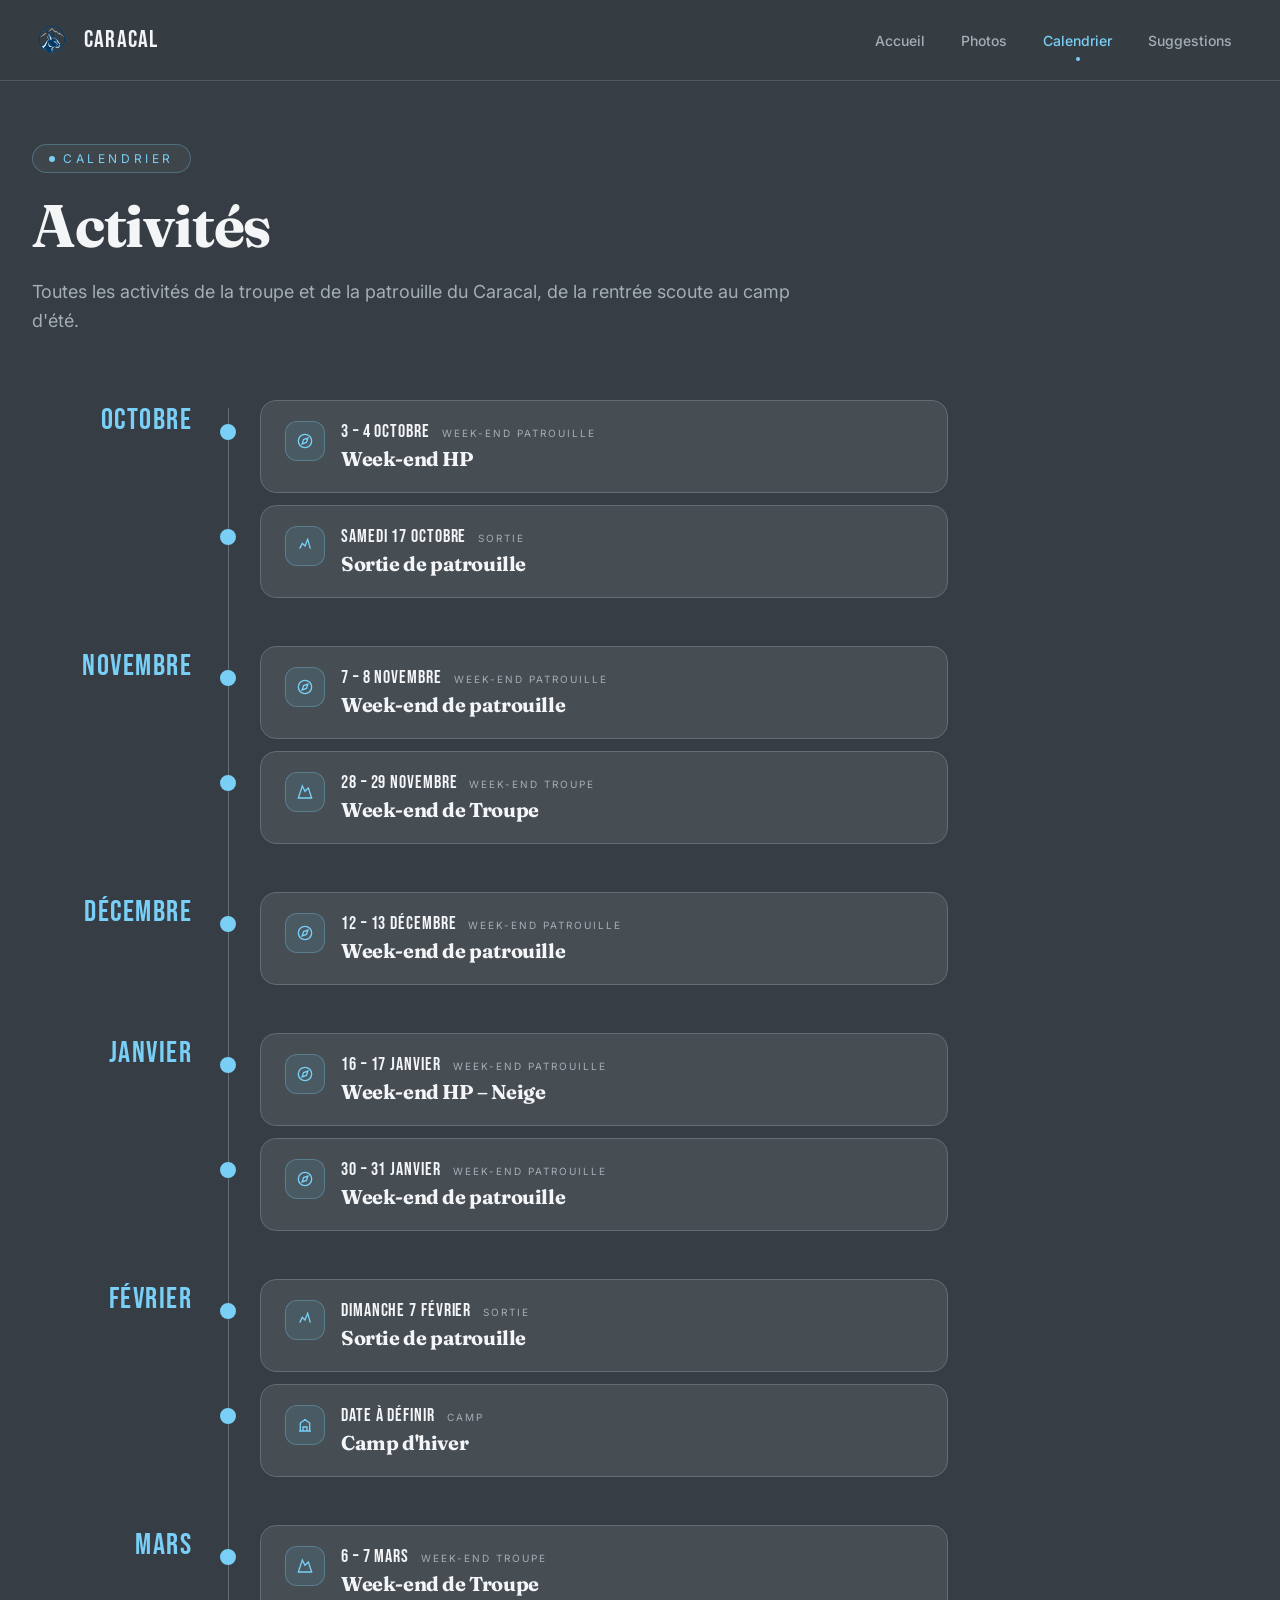
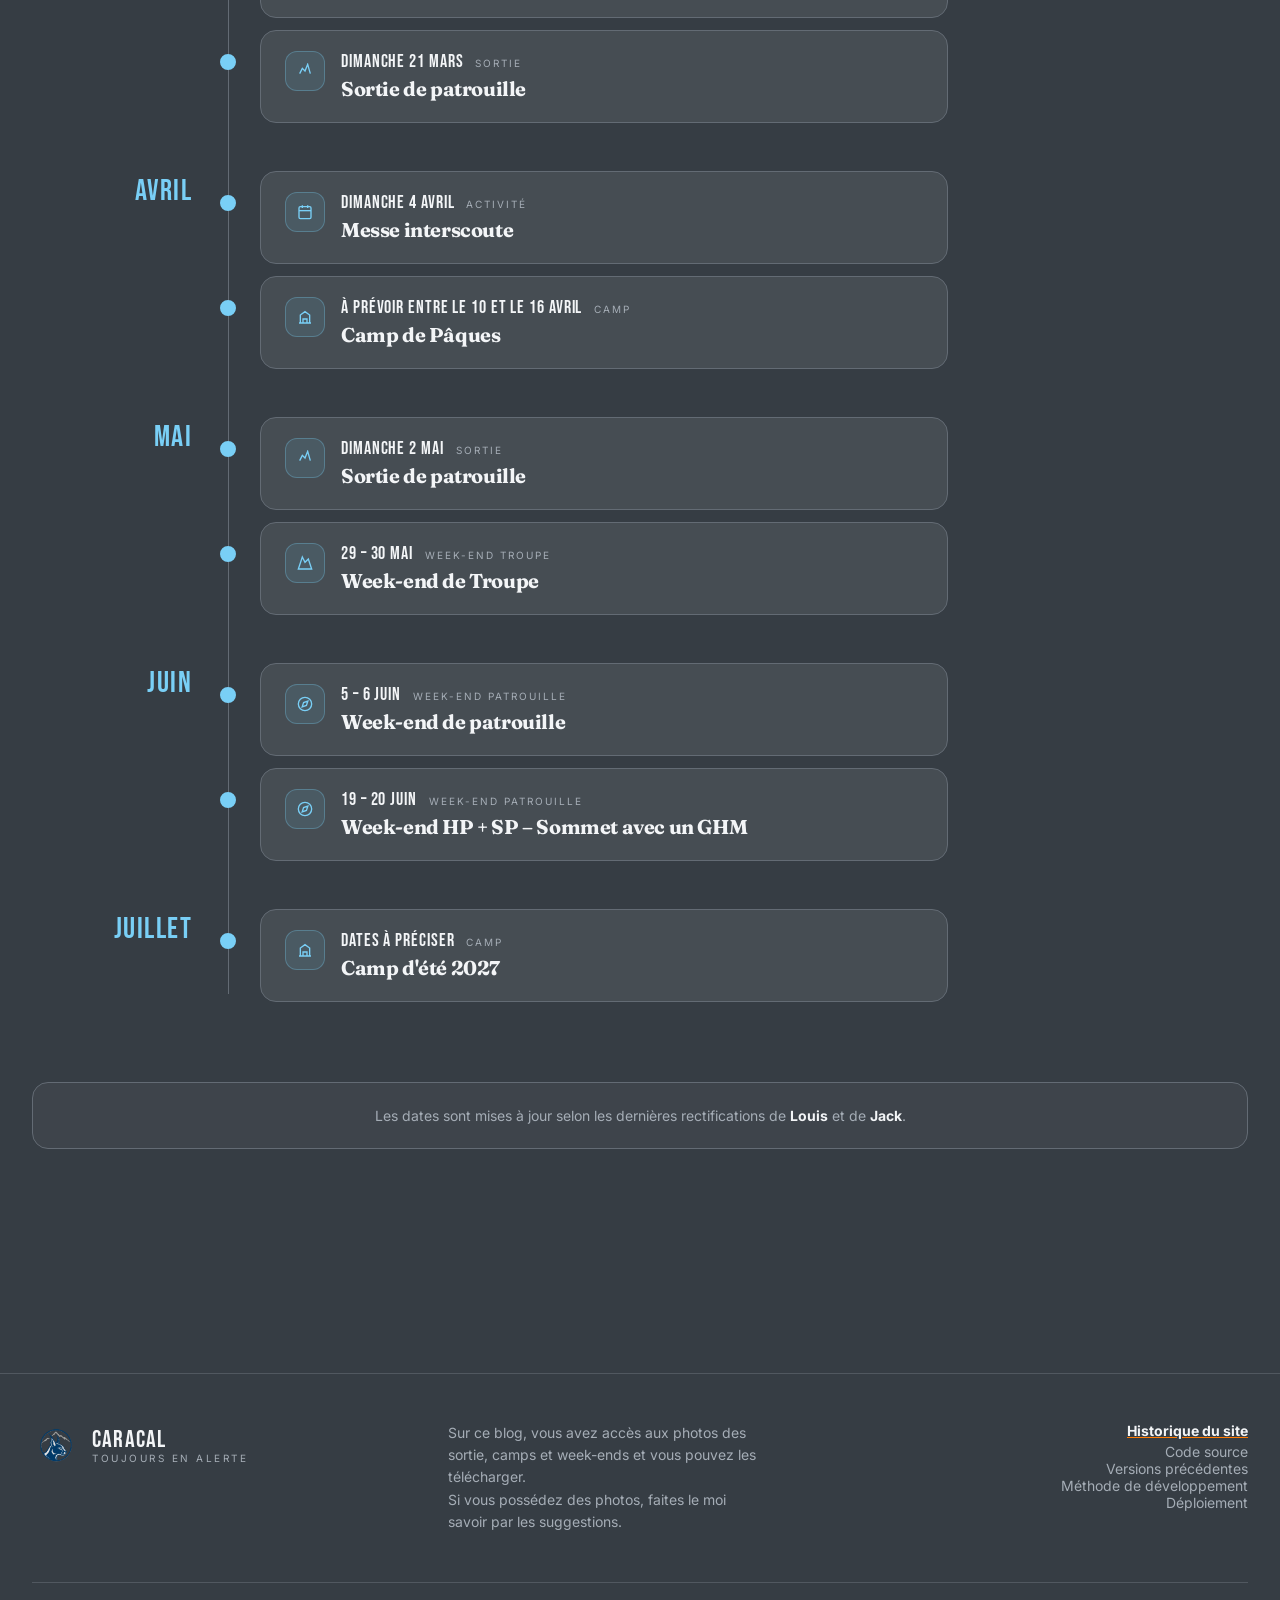
<file: calendrier.html>
<!DOCTYPE html>
<html lang="fr">
<head>
  <meta charset="UTF-8" />
  <meta name="viewport" content="width=device-width, initial-scale=1.0" />
  <link rel="icon" href="assets/favicon.png" type="image/png" />
  <title>Calendrier — Caracal</title>
  <link rel="stylesheet" href="style.css" />
</head>
<body>

  <header class="header">
    <div class="container header-inner">
      <a href="index.html" class="logo-link" aria-label="Caracal — accueil">
        <img src="assets/caracal-logo.png" alt="Logo Caracal" width="40" height="40" />
        <div>
          <div class="logo-title">CARACAL</div>
        </div>
      </a>
      <nav class="nav-desktop" aria-label="Navigation principale">
        <a href="index.html" class="nav-link">Accueil</a>
        <a href="photos.html" class="nav-link">Photos</a>
        <a href="calendrier.html" class="nav-link active">Calendrier</a>
        <a href="suggestions.html" class="nav-link">Suggestions</a>
      </nav>
      <button class="menu-btn" id="menu-btn" type="button" aria-label="Menu">
        <svg class="icon" style="width:1.5rem;height:1.5rem" viewBox="0 0 24 24" fill="none" stroke="currentColor" stroke-width="2">
          <line x1="4" y1="6" x2="20" y2="6"/><line x1="4" y1="12" x2="20" y2="12"/><line x1="4" y1="18" x2="20" y2="18"/>
        </svg>
      </button>
    </div>
    <nav class="nav-mobile" id="nav-mobile" aria-label="Menu mobile">
      <div class="container">
        <a href="index.html" class="nav-link">Accueil</a>
        <a href="photos.html" class="nav-link">Photos</a>
        <a href="calendrier.html" class="nav-link active">Calendrier</a>
        <a href="suggestions.html" class="nav-link">Suggestions</a>
      </div>
    </nav>
  </header>

  <main>
    <section class="container page-section">
      <div class="page-header">
        <div class="badge">
          <span class="badge-dot"></span>
          Calendrier
        </div>
        <h1>
          Activités
        </h1>
        <p>
          Toutes les activités de la troupe et de la patrouille du Caracal,
          de la rentrée scoute au camp d'été.
        </p>
      </div>
      <div class="timeline">
        <div class="timeline-line"></div>
        <div id="timeline"></div>
      </div>
      <div class="calendar-note">
        Les dates sont mises à jour selon les dernières rectifications de
        <strong>Louis</strong> et de <strong>Jack</strong>.
      </div>
    </section>
  </main>

  <footer class="footer">
    <div class="container footer-main">
      <div class="footer-brand">
        <img src="assets/caracal-logo.png" alt="" width="48" height="48" loading="lazy" />
        <div>
          <div class="logo-title">CARACAL</div>
          <div class="logo-sub">Toujours en alerte</div>
        </div>
      </div>
      <p class="footer-text">
          Sur ce blog, vous avez accès aux photos des sortie, camps et week-ends et vous pouvez les télécharger.
      <br>Si vous possédez des photos, faites le moi savoir par les suggestions.  
      </p>
      <div class="footer-contact">
        <a href="./Readme.html" style="color:#ff7a00;">
          <strong>Historique du site</strong>
        </a>
        Code source<br>Versions précédentes<br>Méthode de développement<br>Déploiement
      </div>
    </div>
    <div class="footer-bottom container">
      <span>© <span id="year"></span> Ambroise Uyttenhove, déploiement et développement</span>
      <span class="semp">SEMPER PARATI</span>
    </div>
  </footer>

  <script src="data/calendrier.js"></script>
  <script src="js/menu.js"></script>
  <script src="js/calendrier.js"></script>
</body>
</html>
</file>
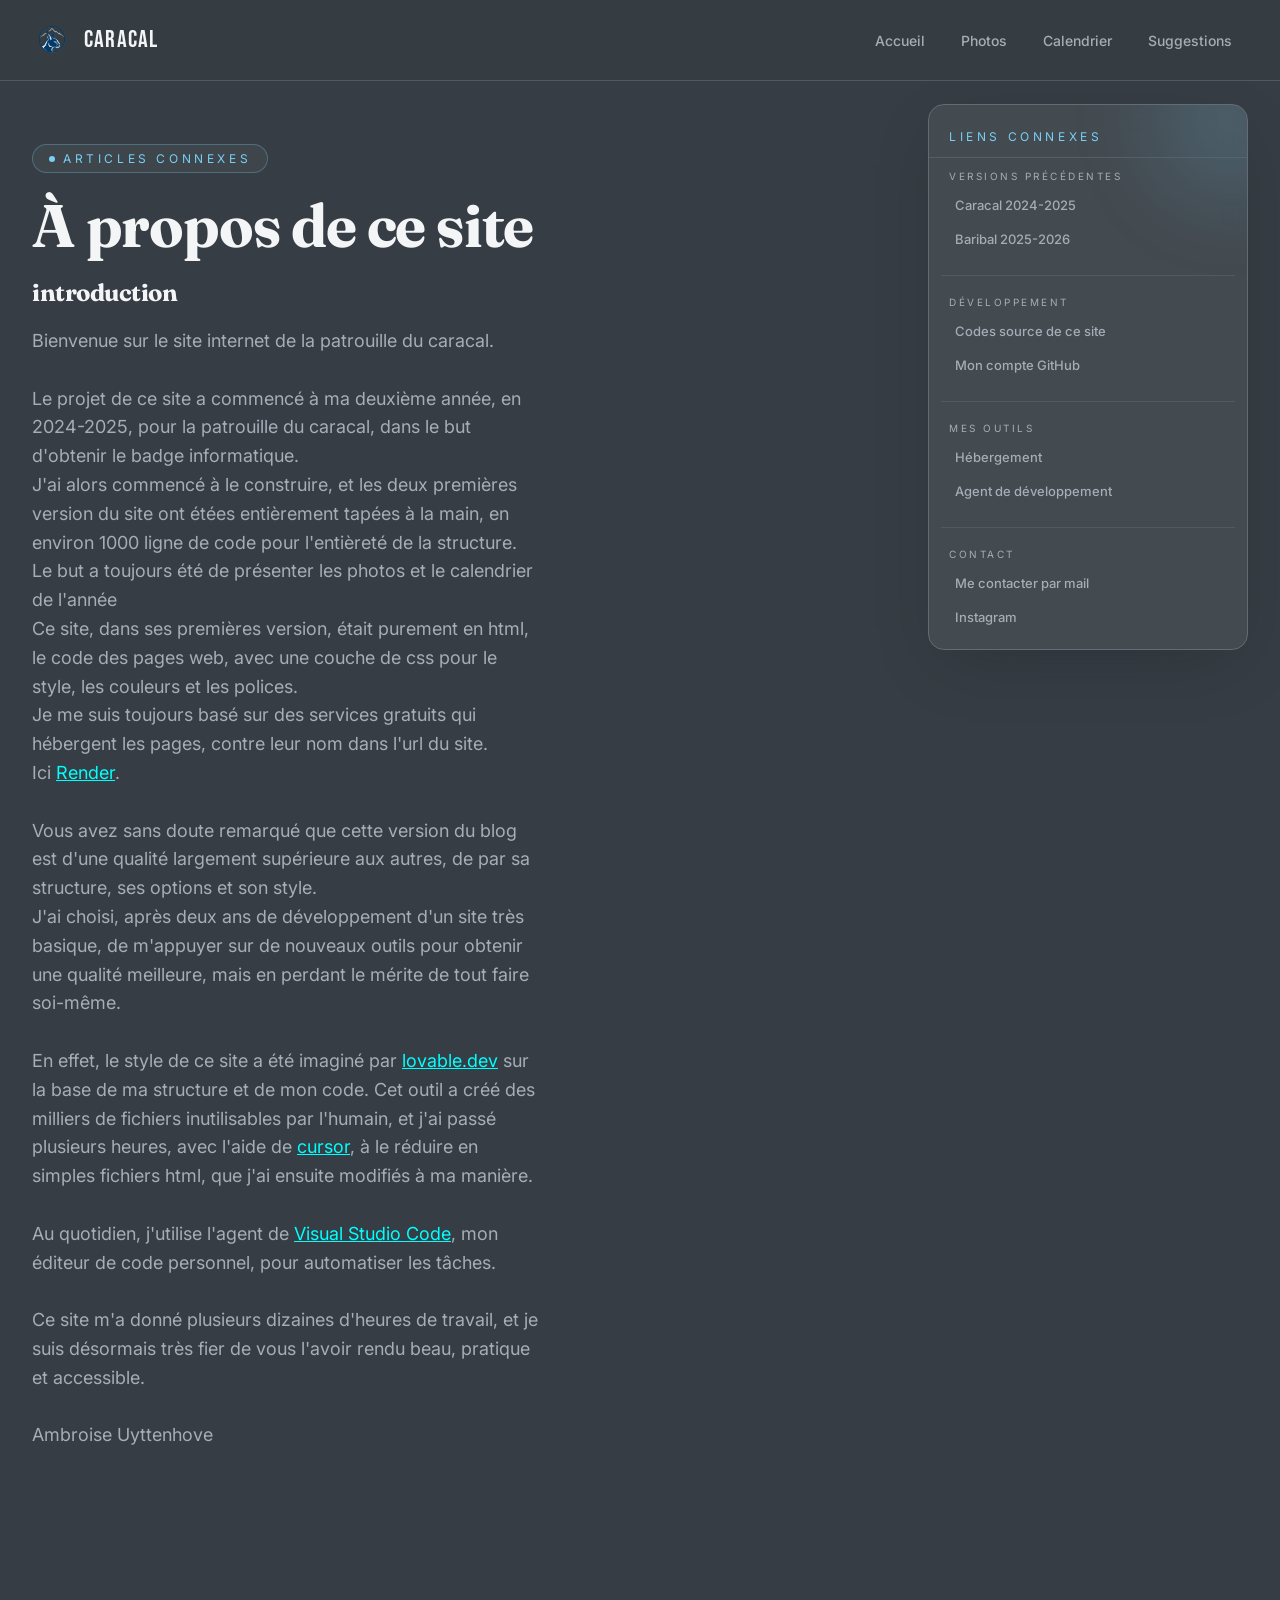
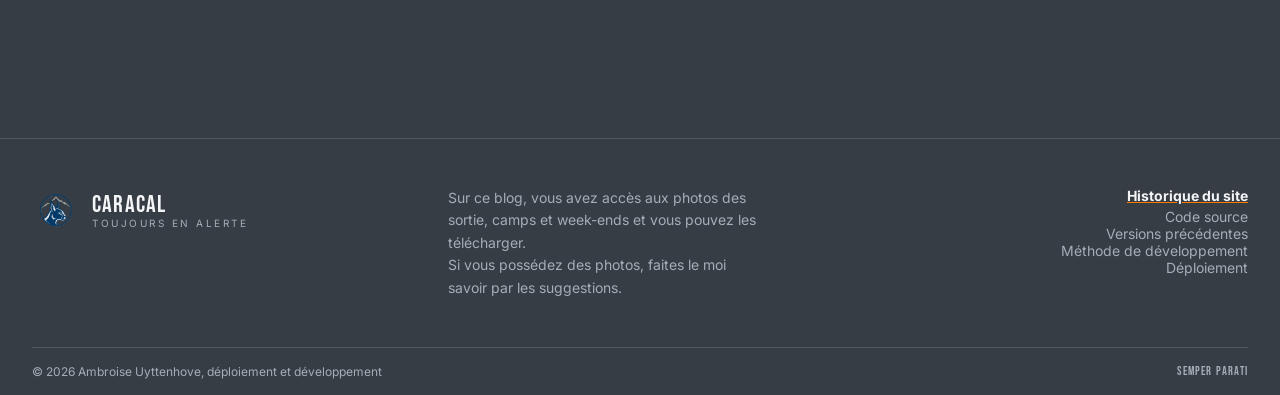
<file: Readme.html>
<!DOCTYPE html>
<html lang="fr">
<head>
  <meta charset="UTF-8" />
  <meta name="viewport" content="width=device-width, initial-scale=1.0" />
  <link rel="icon" href="assets/favicon.png" type="image/png" />
  <title>À propose du site</title>
  <link rel="stylesheet" href="style.css" />
</head>
<body>

  <header class="header">
    <div class="container header-inner">
      <a href="index.html" class="logo-link" aria-label="Caracal — accueil">
        <img src="assets/caracal-logo.png" alt="Logo Caracal" width="40" height="40" />
        <div>
          <div class="logo-title">CARACAL</div>
        </div>
      </a>
      <nav class="nav-desktop" aria-label="Navigation principale">
        <a href="index.html" class="nav-link">Accueil</a>
        <a href="photos.html" class="nav-link">Photos</a>
        <a href="calendrier.html" class="nav-link">Calendrier</a>
        <a href="suggestions.html" class="nav-link">Suggestions</a>
      </nav>
      <button class="menu-btn" id="menu-btn" type="button" aria-label="Menu">
        <svg class="icon" style="width:1.5rem;height:1.5rem" viewBox="0 0 24 24" fill="none" stroke="currentColor" stroke-width="2">
          <line x1="4" y1="6" x2="20" y2="6"/><line x1="4" y1="12" x2="20" y2="12"/><line x1="4" y1="18" x2="20" y2="18"/>
        </svg>
      </button>
    </div>
    <nav class="nav-mobile" id="nav-mobile" aria-label="Menu mobile">
      <div class="container">
        <a href="index.html" class="nav-link">Accueil</a>
        <a href="photos.html" class="nav-link">Photos</a>
        <a href="calendrier.html" class="nav-link">Calendrier</a>
        <a href="suggestions.html" class="nav-link">Suggestions</a>
      </div>
    </nav>
  </header>

  <main>
    <div class="container page-section">
      <div class="page-layout">
        <section class="page-content">
          <div class="page-header" style="max-width:32rem">
            <div class="badge"><span class="badge-dot"></span>Articles connexes</div>
            <h1>
              À propos de ce site
            </h1>
            <h2 id="introduction">introduction</h2><br>
            <p style="margin-bottom:2.5rem">
              Bienvenue sur le site internet de la patrouille du caracal.
              <br><br>
              Le projet de ce site a commencé à ma deuxième année, en 2024-2025, pour la patrouille du caracal, dans le but d'obtenir le badge informatique.<br>
              J'ai alors commencé à le construire, et les deux premières version du site ont étées entièrement tapées à la main, en environ 1000 ligne de code pour l'entièreté de la structure.<br>Le but a toujours été de présenter les photos et le calendrier de l'année<br>
              Ce site, dans ses premières version, était purement en html, le code des pages web, avec une couche de css pour le style, les couleurs et les polices.<br>
              Je me suis toujours basé sur des services gratuits qui hébergent les pages, contre leur nom dans l'url du site. <br>Ici <a href="https://render.com/" style="color: aqua;">Render</a>.
              <br><br>Vous avez sans doute remarqué que cette version du blog est d'une qualité largement supérieure aux autres, de par sa structure, ses options et son style.<br>
              J'ai choisi, après deux ans de développement d'un site très basique, de m'appuyer sur de nouveaux outils pour obtenir une qualité meilleure, mais en perdant le mérite de tout faire soi-même.<br><br>
              En effet, le style de ce site a été imaginé par <a href="https://lovable.dev"style="color: aqua;">lovable.dev</a> sur la base de ma structure et de mon code. Cet outil a créé des milliers de fichiers inutilisables par l'humain, 
              et j'ai passé plusieurs heures, avec l'aide de <a href="https://cursor.com/"style="color: aqua;">cursor</a>, à le réduire en simples fichiers html, que j'ai ensuite modifiés à ma manière.
              <br><br>Au quotidien, j'utilise l'agent de <a href="https://code.visualstudio.com/"style="color: aqua;">Visual Studio Code</a>, mon éditeur de code personnel, pour automatiser les tâches.
              <br><br>Ce site m'a donné plusieurs dizaines d'heures de travail, et je suis désormais très fier de vous l'avoir rendu beau, pratique et accessible.
              <br><br>Ambroise Uyttenhove
            </p>  
          </div>
        </section>

        <aside class="page-sidebar">
          <div class="toc-panel">
            <div class="toc-panel-glow" aria-hidden="true"></div>
            <div class="toc-header">
              <span class="label">Liens connexes</span>
            </div>
            <nav class="toc-nav" aria-label="Sommaire de la page">
              <div class="toc-group">
                <p class="toc-group-label">Versions précédentes</p>
                <ul class="toc-list">
                  <li><a href="https://caracal-j6hh.onrender.com/" class="toc-link">Caracal 2024-2025</a></li>
                  <li><a href="https://baribal.onrender.com/" class="toc-link">Baribal 2025-2026</a></li>
                </ul>
              </div>
              <div class="toc-group">
                <p class="toc-group-label">Développement</p>
                <ul class="toc-list">
                  <li><a href="https://github.com/Leboise01/Baribal---version-2" class="toc-link">Codes source de ce site</a></li>
                  <li><a href="https://github.com/Leboise01" class="toc-link">Mon compte GitHub</a></li>
                </ul>
              </div>
              <div class="toc-group">
                <p class="toc-group-label">Mes outils</p>
                <ul class="toc-list">
                  <li><a href="https://render.com" class="toc-link">Hébergement</a></li>
                  <li><a href="https://cursor.com" class="toc-link">Agent de développement</a></li>
                </ul>
              </div>
              <div class="toc-group">
                <p class="toc-group-label">Contact</p>
                <ul class="toc-list">
                  <li><a href="mailto:ambruyt@gmail.com" class="toc-link">Me contacter par mail</a></li>
                  <li><a href="https://instagram.com/ambroise_uyth" class="toc-link">Instagram</a></li>
                </ul>
              </div>
            </nav>
          </div>
        </aside>
      </div>
    </div>
  </main>

  <footer class="footer">
    <div class="container footer-main">
      <div class="footer-brand">
        <img src="assets/caracal-logo.png" alt="" width="48" height="48" loading="lazy" />
        <div>
          <div class="logo-title">CARACAL</div>
          <div class="logo-sub">Toujours en alerte</div>
        </div>
      </div>
      <p class="footer-text">
          Sur ce blog, vous avez accès aux photos des sortie, camps et week-ends et vous pouvez les télécharger.
      <br>Si vous possédez des photos, faites le moi savoir par les suggestions.  
      </p>
      <div class="footer-contact">
        <a href="./Readme.html" style="color:#ff7a00;">
          <strong>Historique du site</strong>
        </a>
        Code source<br>Versions précédentes<br>Méthode de développement<br>Déploiement
      </div>
    </div>
    <div class="footer-bottom container">
      <span>© <span id="year"></span> Ambroise Uyttenhove, déploiement et développement</span>
      <span class="semp">SEMPER PARATI</span>
    </div>
  </footer>

  <script src="js/menu.js"></script>
</body>
</html>
</file>
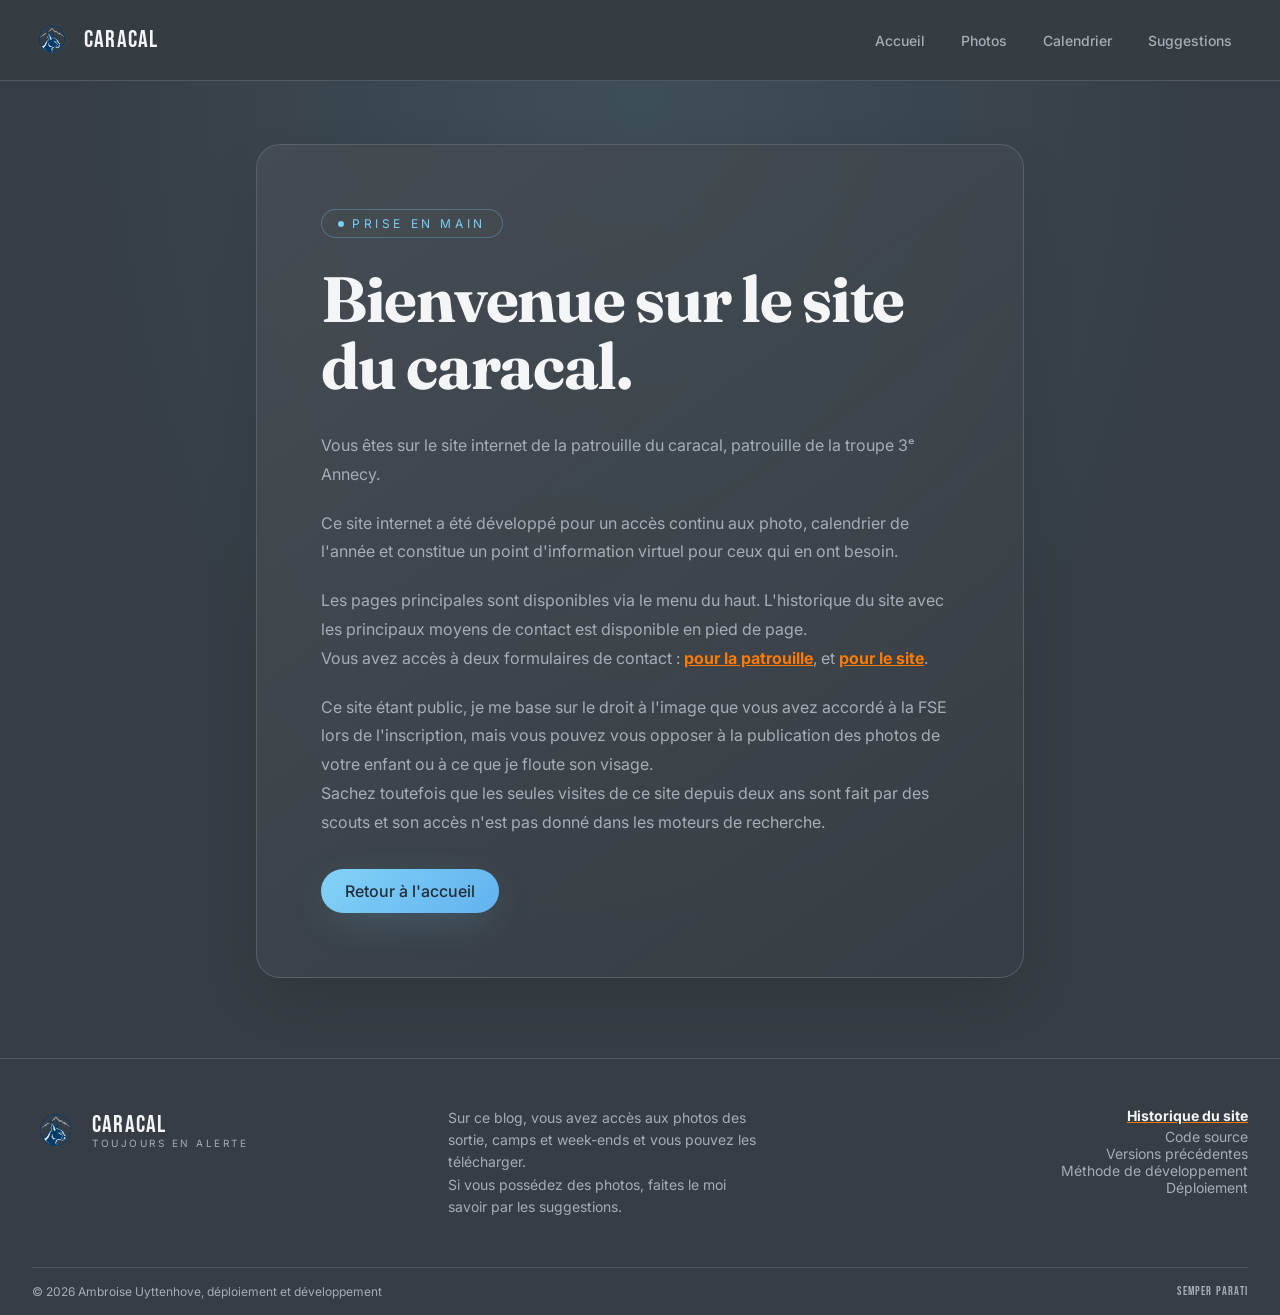
<file: start.html>
<!DOCTYPE html>
<html lang="fr">
<head>
  <meta charset="UTF-8" />
  <meta name="viewport" content="width=device-width, initial-scale=1.0" />
  <link rel="icon" href="assets/favicon.png" type="image/png" />
  <title>Prise en main — Caracal</title>
  <link rel="stylesheet" href="style.css" />
</head>
<body>

  <header class="header">
    <div class="container header-inner">
      <a href="index.html" class="logo-link" aria-label="Caracal — accueil">
        <img src="assets/caracal-logo.png" alt="Logo Caracal" width="40" height="40" />
        <div>
          <div class="logo-title">CARACAL</div>
        </div>
      </a>
      <nav class="nav-desktop" aria-label="Navigation principale">
        <a href="index.html" class="nav-link">Accueil</a>
        <a href="photos.html" class="nav-link">Photos</a>
        <a href="calendrier.html" class="nav-link">Calendrier</a>
        <a href="suggestions.html" class="nav-link">Suggestions</a>
      </nav>
      <button class="menu-btn" id="menu-btn" type="button" aria-label="Menu">
        <svg class="icon" style="width:1.5rem;height:1.5rem" viewBox="0 0 24 24" fill="none" stroke="currentColor" stroke-width="2">
          <line x1="4" y1="6" x2="20" y2="6"/><line x1="4" y1="12" x2="20" y2="12"/><line x1="4" y1="18" x2="20" y2="18"/>
        </svg>
      </button>
    </div>
    <nav class="nav-mobile" id="nav-mobile" aria-label="Menu mobile">
      <div class="container">
        <a href="index.html" class="nav-link">Accueil</a>
        <a href="photos.html" class="nav-link">Photos</a>
        <a href="calendrier.html" class="nav-link">Calendrier</a>
        <a href="suggestions.html" class="nav-link">Suggestions</a>
      </div>
    </nav>
  </header>

  <main>
    <section class="container page-section intro-full">
      <div class="page-header intro-header">
        <div class="badge">
          <span class="badge-dot"></span>
          prise en main
        </div>
        <h1>
          Bienvenue sur le site du caracal.
        </h1>
        <p>
          Vous êtes sur le site internet de la patrouille du caracal, patrouille de la troupe 3ᵉ Annecy.
        </p>
        <p>
          Ce site internet a été développé pour un accès continu aux photo, calendrier de l'année et constitue un point d'information virtuel pour ceux qui en ont besoin.
        </p>
        <p>
          Les pages principales sont disponibles via le menu du haut. L'historique du site avec les principaux moyens de contact est disponible en pied de page.
          <br>Vous avez accès à deux formulaires de contact : <a href="./Readme.html" style="color:#ff7a00;"><strong>pour la patrouille</strong></a>, et <a href="./Readme.html" style="color:#ff7a00;"><strong>pour le site</strong></a>.
        </p>
        <p>
          Ce site étant public, je me base sur le droit à l'image que vous avez accordé à la FSE lors de l'inscription, mais vous pouvez vous opposer à la publication des photos de votre enfant ou à ce que je floute son visage.
          <br>Sachez toutefois que les seules visites de ce site depuis deux ans sont fait par des scouts et son accès n'est pas donné dans les moteurs de recherche.
        </p>

        <a href="index.html" class="btn-primary">Retour à l'accueil</a>
      </div>
    </section>
  </main>

  <footer class="footer">
    <div class="container footer-main">
      <div class="footer-brand">
        <img src="assets/caracal-logo.png" alt="" width="48" height="48" loading="lazy" />
        <div>
          <div class="logo-title">CARACAL</div>
          <div class="logo-sub">Toujours en alerte</div>
        </div>
      </div>
      <p class="footer-text">
          Sur ce blog, vous avez accès aux photos des sortie, camps et week-ends et vous pouvez les télécharger.
      <br>Si vous possédez des photos, faites le moi savoir par les suggestions.  
      </p>
      <div class="footer-contact">
        <a href="./Readme.html" style="color:#ff7a00;">
          <strong>Historique du site</strong>
        </a>
        Code source<br>Versions précédentes<br>Méthode de développement<br>Déploiement
      </div>
    </div>
    <div class="footer-bottom container">
      <span>© <span id="year"></span> Ambroise Uyttenhove, déploiement et développement</span>
      <span class="semp">SEMPER PARATI</span>
    </div>
  </footer>

  <script src="js/menu.js"></script>
</body>
</html>
</file>
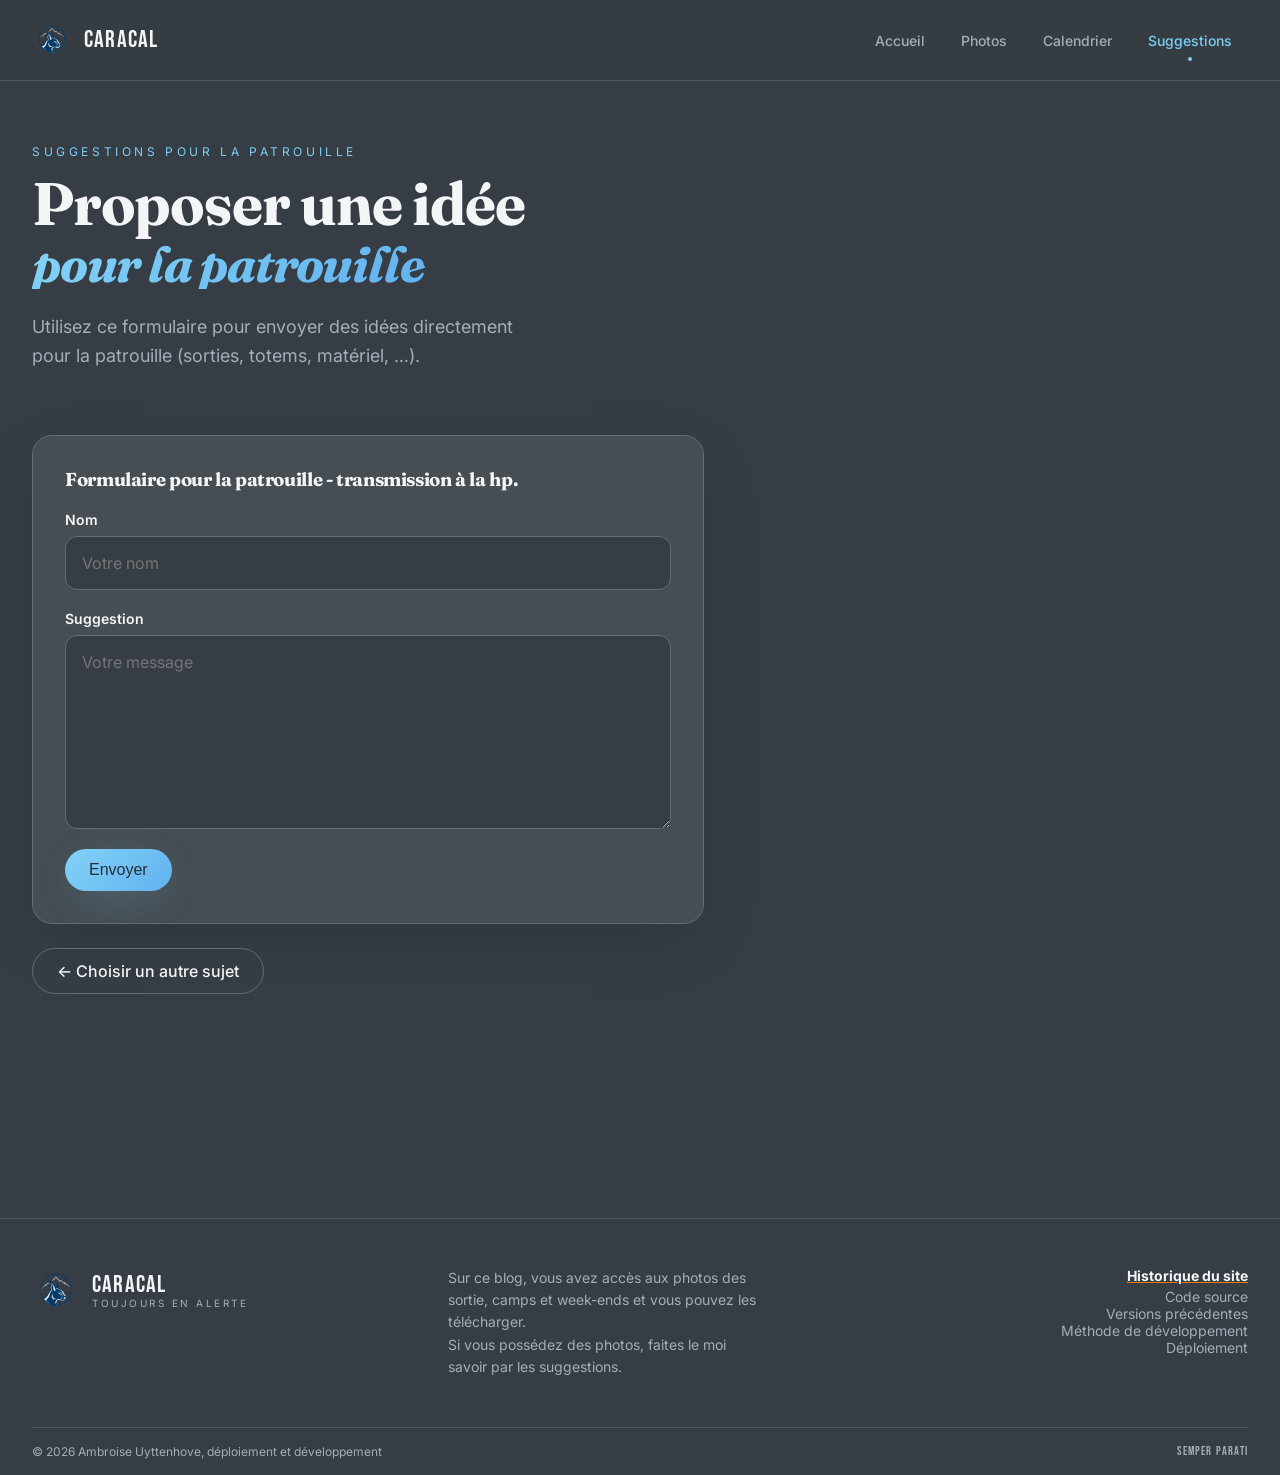
<file: suggestions-patrouille.html>
<!DOCTYPE html>
<html lang="fr">
<head>
  <meta charset="UTF-8" />
  <meta name="viewport" content="width=device-width, initial-scale=1.0" />
  <link rel="icon" href="assets/favicon.png" type="image/png" />
  <title>Suggestions — Pour la patrouille</title>
  <link rel="stylesheet" href="style.css" />
</head>
<body>

  <header class="header">
    <div class="container header-inner">
      <a href="index.html" class="logo-link" aria-label="Caracal — accueil">
        <img src="assets/caracal-logo.png" alt="Logo Caracal" width="40" height="40" />
        <div>
          <div class="logo-title">CARACAL</div>
        </div>
      </a>
      <nav class="nav-desktop" aria-label="Navigation principale">
        <a href="index.html" class="nav-link">Accueil</a>
        <a href="photos.html" class="nav-link">Photos</a>
        <a href="calendrier.html" class="nav-link">Calendrier</a>
        <a href="suggestions.html" class="nav-link active">Suggestions</a>
      </nav>
      <button class="menu-btn" id="menu-btn" type="button" aria-label="Menu">
        <svg class="icon" style="width:1.5rem;height:1.5rem" viewBox="0 0 24 24" fill="none" stroke="currentColor" stroke-width="2">
          <line x1="4" y1="6" x2="20" y2="6"/><line x1="4" y1="12" x2="20" y2="12"/><line x1="4" y1="18" x2="20" y2="18"/>
        </svg>
      </button>
    </div>
    <nav class="nav-mobile" id="nav-mobile" aria-label="Menu mobile">
      <div class="container">
        <a href="index.html" class="nav-link">Accueil</a>
        <a href="photos.html" class="nav-link">Photos</a>
        <a href="calendrier.html" class="nav-link">Calendrier</a>
        <a href="suggestions.html" class="nav-link active">Suggestions</a>
      </div>
    </nav>
  </header>

  <main>
    <section class="container page-section">
      <div class="page-header" style="max-width:32rem">
        <div class="label" style="margin-bottom:1rem">Suggestions pour la patrouille</div>
        <h1>
          Proposer une idée <br />
          <span class="text-gradient-accent" style="font-style:italic">pour la patrouille</span>
        </h1>
        <p style="margin-bottom:2.5rem">
          Utilisez ce formulaire pour envoyer des idées directement pour la patrouille (sorties, totems, matériel, …).
        </p>
      </div>

      <form action="https://api.web3forms.com/submit" method="POST" class="form-panel" style="max-width:42rem;" >
        <input type="hidden" name="access_key" value="81578b31-bfe6-4172-b250-278886df4f53">

        <h3>Formulaire pour la patrouille - transmission à la hp.</h3>

        <div class="form-field">
          <label for="p-name">Nom</label>
          <input type="text" id="p-name" name="name" placeholder="Votre nom" />
        </div>


        <div class="form-field">
          <label for="p-message">Suggestion</label>
          <textarea id="p-message" name="message" rows="8" placeholder="Votre message" required></textarea>
        </div>

        <button type="submit" class="btn-primary">Envoyer</button>
      </form>

      <a href="suggestions.html" class="btn-outline suggestion-back">← Choisir un autre sujet</a>
    </section>
  </main>

  <footer class="footer">
    <div class="container footer-main">
      <div class="footer-brand">
        <img src="assets/caracal-logo.png" alt="" width="48" height="48" loading="lazy" />
        <div>
          <div class="logo-title">CARACAL</div>
          <div class="logo-sub">Toujours en alerte</div>
        </div>
      </div>
      <p class="footer-text">
          Sur ce blog, vous avez accès aux photos des sortie, camps et week-ends et vous pouvez les télécharger.
      <br>Si vous possédez des photos, faites le moi savoir par les suggestions.  
      </p>
      <div class="footer-contact">
        <a href="./Readme.html" style="color:#ff7a00;">
          <strong>Historique du site</strong>
        </a>
        Code source<br>Versions précédentes<br>Méthode de développement<br>Déploiement
      </div>
    </div>
    <div class="footer-bottom container">
      <span>© <span id="year"></span> Ambroise Uyttenhove, déploiement et développement</span>
      <span class="semp">SEMPER PARATI</span>
    </div>
  </footer>

  <script src="js/menu.js"></script>
</body>
</html>
</file>
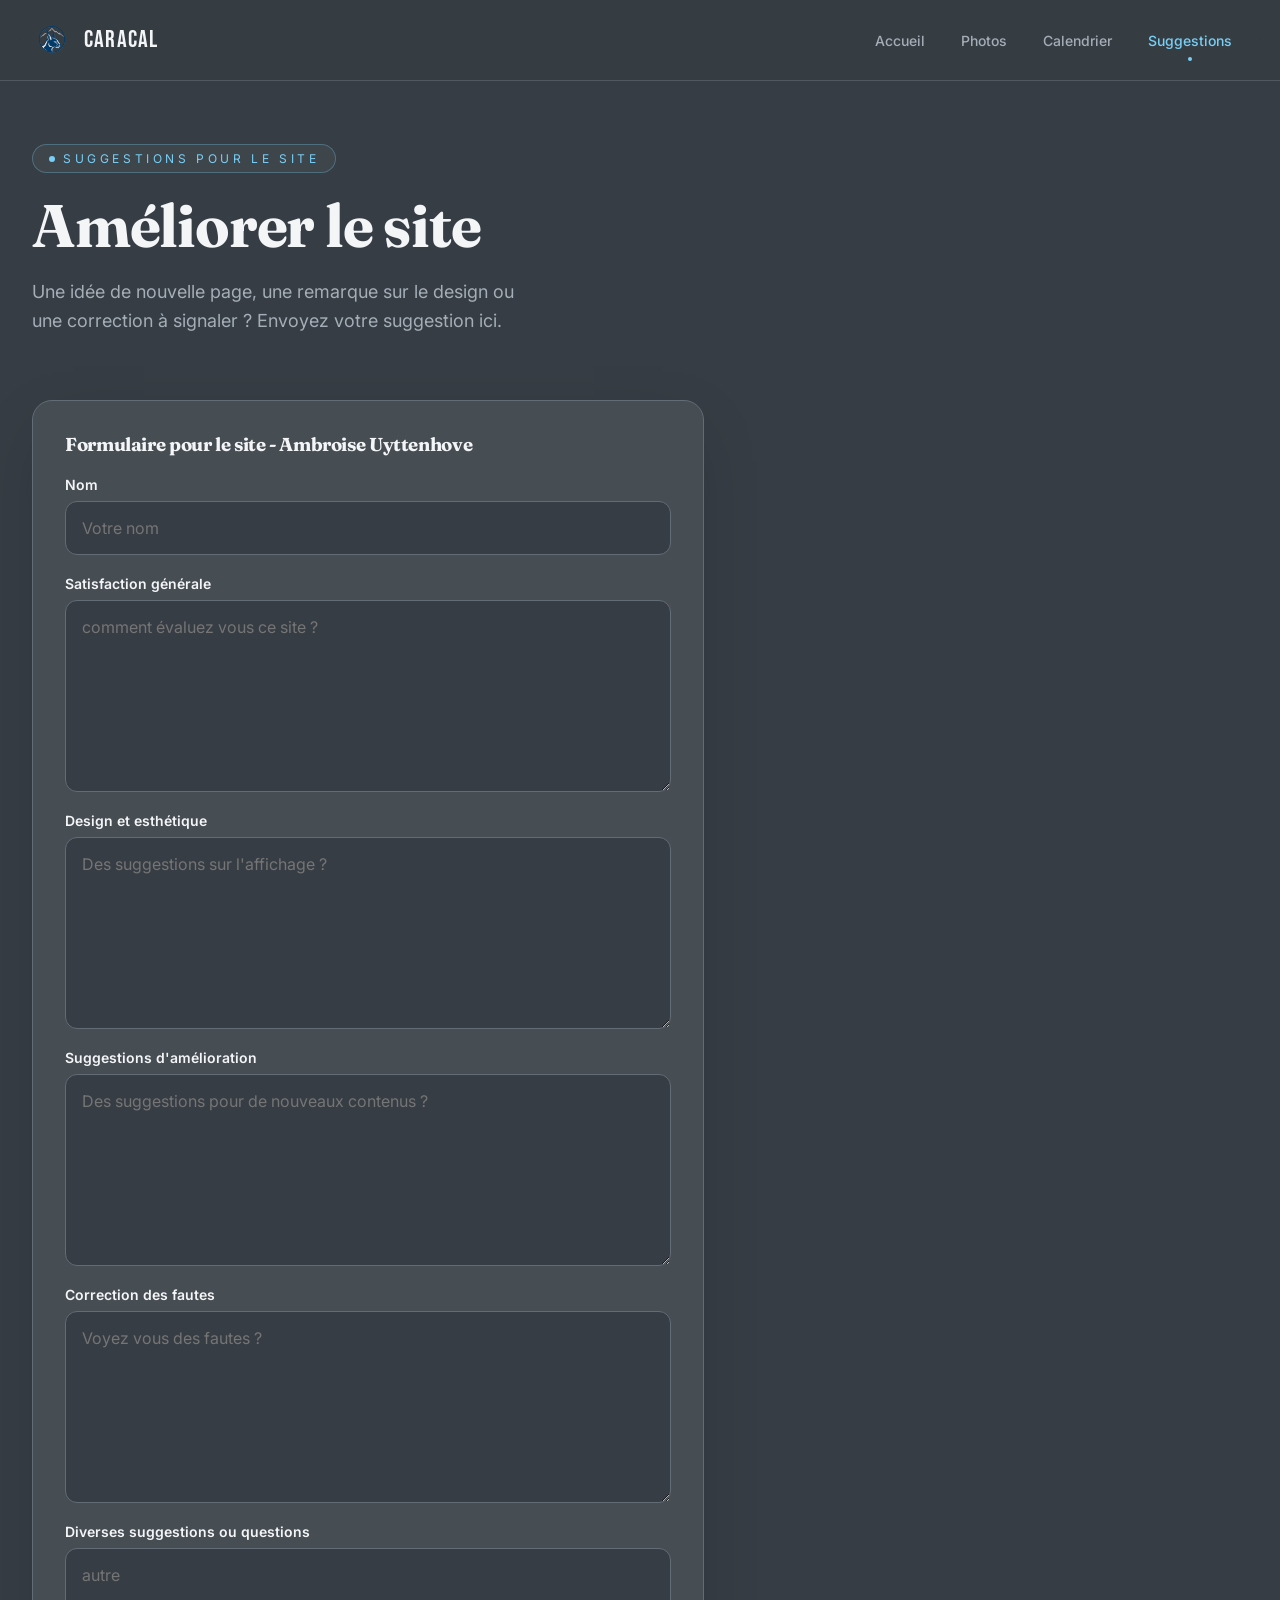
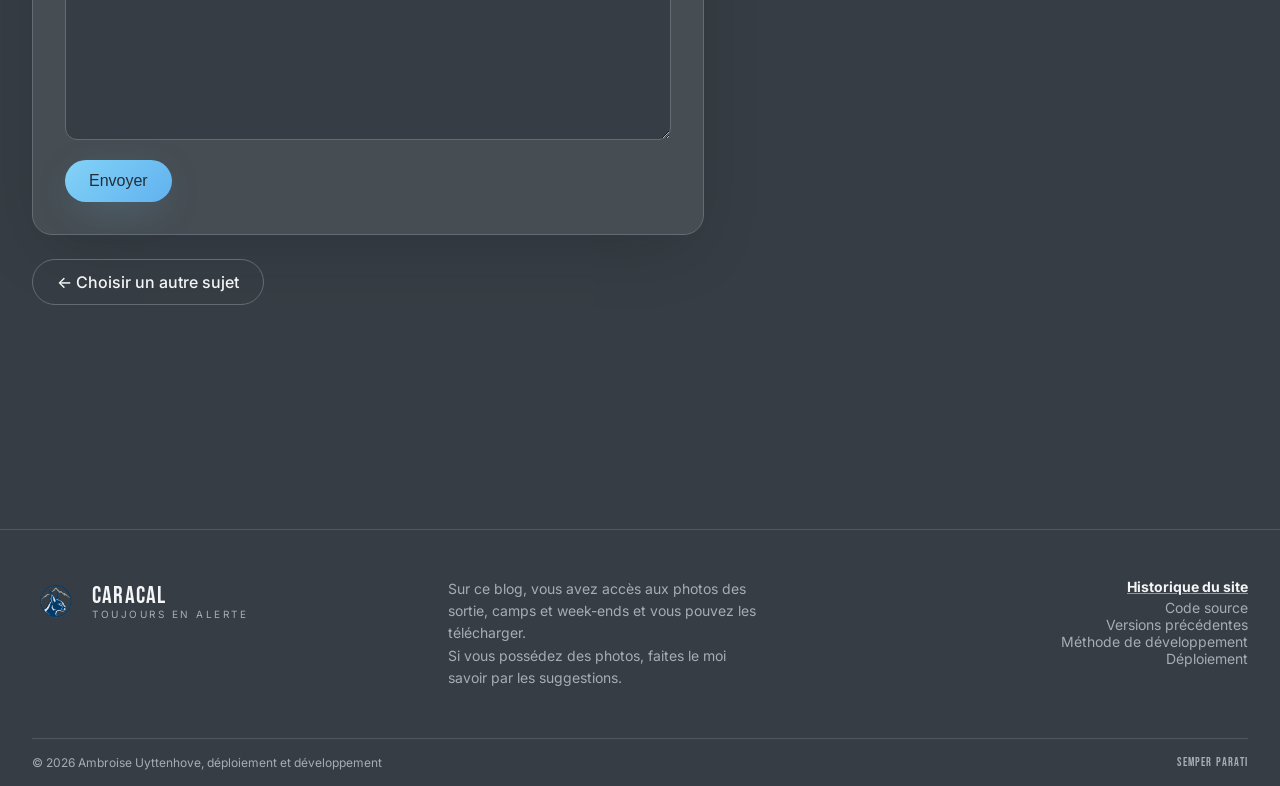
<file: suggestions-site.html>
<!DOCTYPE html>
<html lang="fr">
<head>
  <meta charset="UTF-8" />
  <meta name="viewport" content="width=device-width, initial-scale=1.0" />
  <link rel="icon" href="assets/favicon.png" type="image/png" />
  <title>Suggestions pour le site — Caracal</title>
  <link rel="stylesheet" href="style.css" />
</head>
<body>

  <header class="header">
    <div class="container header-inner">
      <a href="index.html" class="logo-link" aria-label="Caracal — accueil">
        <img src="assets/caracal-logo.png" alt="Logo Caracal" width="40" height="40" />
        <div>
          <div class="logo-title">CARACAL</div>
        </div>
      </a>
      <nav class="nav-desktop" aria-label="Navigation principale">
        <a href="index.html" class="nav-link">Accueil</a>
        <a href="photos.html" class="nav-link">Photos</a>
        <a href="calendrier.html" class="nav-link">Calendrier</a>
        <a href="suggestions.html" class="nav-link active">Suggestions</a>
      </nav>
      <button class="menu-btn" id="menu-btn" type="button" aria-label="Menu">
        <svg class="icon" style="width:1.5rem;height:1.5rem" viewBox="0 0 24 24" fill="none" stroke="currentColor" stroke-width="2">
          <line x1="4" y1="6" x2="20" y2="6"/><line x1="4" y1="12" x2="20" y2="12"/><line x1="4" y1="18" x2="20" y2="18"/>
        </svg>
      </button>
    </div>
    <nav class="nav-mobile" id="nav-mobile" aria-label="Menu mobile">
      <div class="container">
        <a href="index.html" class="nav-link">Accueil</a>
        <a href="photos.html" class="nav-link">Photos</a>
        <a href="calendrier.html" class="nav-link">Calendrier</a>
        <a href="suggestions.html" class="nav-link active">Suggestions</a>
      </div>
    </nav>
  </header>

  <main>
    <section class="container page-section">
      <div class="page-header" style="max-width:32rem">
        <div class="badge">
          <span class="badge-dot"></span>
          Suggestions pour le site
        </div>
        <h1>
          Améliorer le site
        </h1>
        <p style="margin-bottom:2.5rem">
          Une idée de nouvelle page, une remarque sur le design ou une correction à signaler ? Envoyez votre suggestion ici.
        </p>
      </div>
            <form action="https://api.web3forms.com/submit" method="POST" class="form-panel" style="max-width:42rem;" >
            <input type="hidden" name="access_key" value="81578b31-bfe6-4172-b250-278886df4f53">

            <h3>Formulaire pour le site - Ambroise Uyttenhove</h3>

            <div class="form-field">
              <label for="p-name">Nom</label>
              <input type="text" id="p-name" name="name" placeholder="Votre nom" />
            </div>

            <div class="form-field">
              <label for="satisfaction">Satisfaction générale</label>
              <textarea id="satisfaction" name="satisfaction" rows="3" placeholder="comment évaluez vous ce site ?"></textarea>
            </div>

            <div class="form-field">
              <label for="design">Design et esthétique</label>
              <textarea id="design" name="design" rows="3" placeholder="Des suggestions sur l'affichage ?"></textarea>
            </div>

            <div class="form-field">
              <label for="amelioration">Suggestions d'amélioration</label>
              <textarea id="amelioration" name="amelioration" rows="3" placeholder="Des suggestions pour de nouveaux contenus ?"></textarea>
            </div>

            <div class="form-field">
              <label for="fautes">Correction des fautes</label>
              <textarea id="fautes" name="fautes" rows="3" placeholder="Voyez vous des fautes ?"></textarea>
            </div>

            <div class="form-field">
              <label for="autre">Diverses suggestions ou questions</label>
              <textarea id="autre" name="autre" rows="3" placeholder="autre"></textarea>
            </div>

            <button type="submit" class="btn-primary">Envoyer</button>
          </form>

          <a href="suggestions.html" class="btn-outline suggestion-back">← Choisir un autre sujet</a>
    </section>
  </main>

  <footer class="footer">
    <div class="container footer-main">
      <div class="footer-brand">
        <img src="assets/caracal-logo.png" alt="" width="48" height="48" loading="lazy" />
        <div>
          <div class="logo-title">CARACAL</div>
          <div class="logo-sub">Toujours en alerte</div>
        </div>
      </div>
      <p class="footer-text">
          Sur ce blog, vous avez accès aux photos des sortie, camps et week-ends et vous pouvez les télécharger.
      <br>Si vous possédez des photos, faites le moi savoir par les suggestions.  
      </p>
      <div class="footer-contact">
        <a href="./Readme.html" style="color:#ff7a00;">
          <strong>Historique du site</strong>
        </a>
        Code source<br>Versions précédentes<br>Méthode de développement<br>Déploiement
      </div>
    </div>
    <div class="footer-bottom container">
      <span>© <span id="year"></span> Ambroise Uyttenhove, déploiement et développement</span>
      <span class="semp">SEMPER PARATI</span>
    </div>
  </footer>

  <script src="js/menu.js"></script>
</body>
</html>
</file>
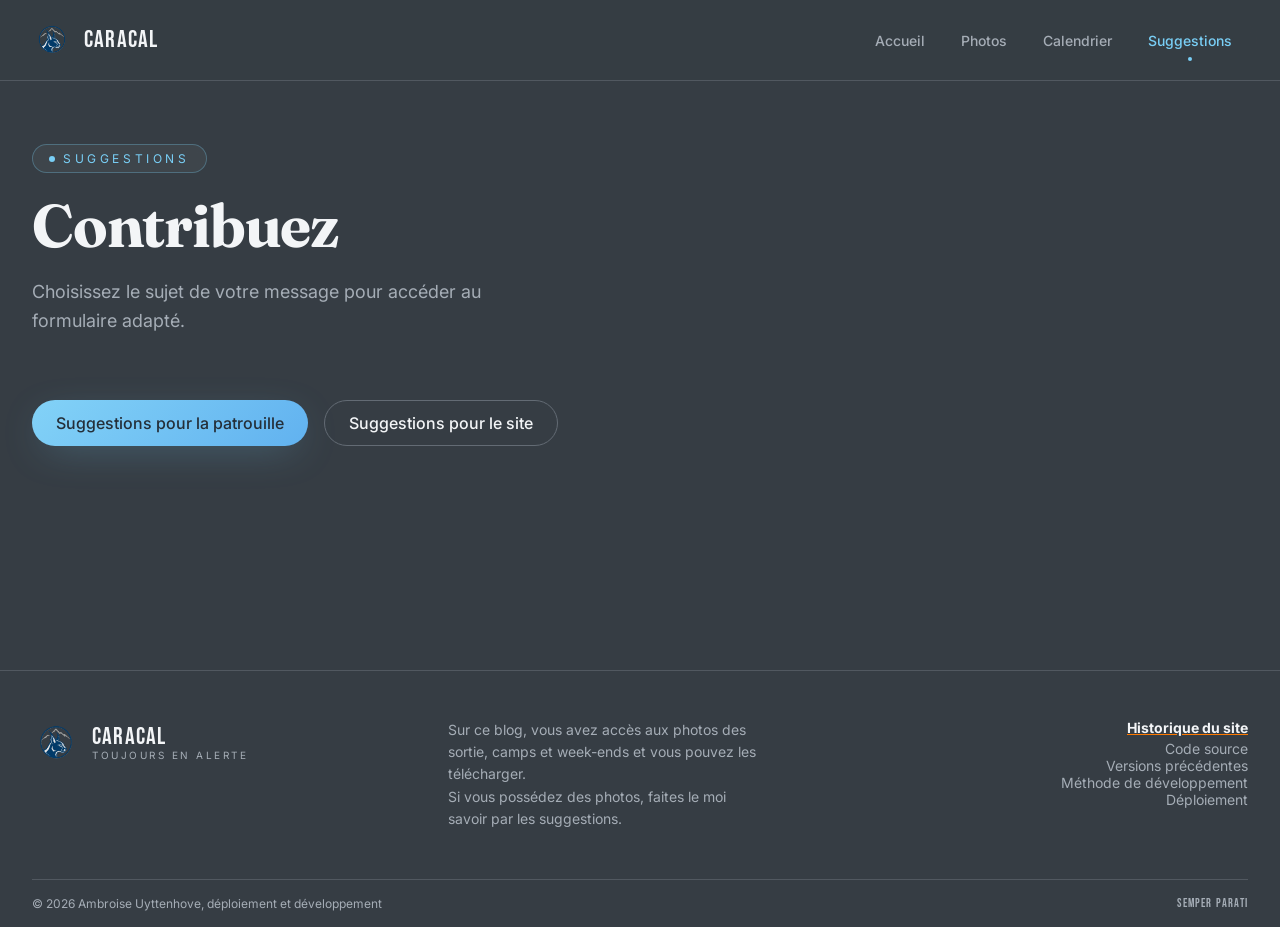
<file: suggestions.html>
<!DOCTYPE html>
<html lang="fr">
<head>
  <meta charset="UTF-8" />
  <meta name="viewport" content="width=device-width, initial-scale=1.0" />
  <link rel="icon" href="assets/favicon.png" type="image/png" />
  <title>Suggestions — Caracal</title>
  <link rel="stylesheet" href="style.css" />
</head>
<body>

  <header class="header">
    <div class="container header-inner">
      <a href="index.html" class="logo-link" aria-label="Caracal — accueil">
        <img src="assets/caracal-logo.png" alt="Logo Caracal" width="40" height="40" />
        <div>
          <div class="logo-title">CARACAL</div>
        </div>
      </a>
      <nav class="nav-desktop" aria-label="Navigation principale">
        <a href="index.html" class="nav-link">Accueil</a>
        <a href="photos.html" class="nav-link">Photos</a>
        <a href="calendrier.html" class="nav-link">Calendrier</a>
        <a href="suggestions.html" class="nav-link active">Suggestions</a>
      </nav>
      <button class="menu-btn" id="menu-btn" type="button" aria-label="Menu">
        <svg class="icon" style="width:1.5rem;height:1.5rem" viewBox="0 0 24 24" fill="none" stroke="currentColor" stroke-width="2">
          <line x1="4" y1="6" x2="20" y2="6"/><line x1="4" y1="12" x2="20" y2="12"/><line x1="4" y1="18" x2="20" y2="18"/>
        </svg>
      </button>
    </div>
    <nav class="nav-mobile" id="nav-mobile" aria-label="Menu mobile">
      <div class="container">
        <a href="index.html" class="nav-link">Accueil</a>
        <a href="photos.html" class="nav-link">Photos</a>
        <a href="calendrier.html" class="nav-link">Calendrier</a>
        <a href="suggestions.html" class="nav-link active">Suggestions</a>
      </div>
    </nav>
  </header>

  <main>
    <section class="container page-section">
      <div class="page-header" style="max-width:32rem">
        <div class="badge">
          <span class="badge-dot"></span>
          Suggestions
        </div>
        <h1>
          Contribuez
        </h1>
        <p>
          Choisissez le sujet de votre message pour accéder au formulaire adapté.
        </p>
      </div>
      <div class="suggestion-choices">
        <a href="suggestions-patrouille.html" class="btn-primary">Suggestions pour la patrouille</a>
        <a href="suggestions-site.html" class="btn-outline">Suggestions pour le site</a>
      </div>
    </section>
  </main>

  <footer class="footer">
    <div class="container footer-main">
      <div class="footer-brand">
        <img src="assets/caracal-logo.png" alt="" width="48" height="48" loading="lazy" />
        <div>
          <div class="logo-title">CARACAL</div>
          <div class="logo-sub">Toujours en alerte</div>
        </div>
      </div>
      <p class="footer-text">
          Sur ce blog, vous avez accès aux photos des sortie, camps et week-ends et vous pouvez les télécharger.
      <br>Si vous possédez des photos, faites le moi savoir par les suggestions.  
      </p>
      <div class="footer-contact">
        <a href="./Readme.html" style="color:#ff7a00;">
          <strong>Historique du site</strong>
        </a>
        Code source<br>Versions précédentes<br>Méthode de développement<br>Déploiement
      </div>
    </div>
    <div class="footer-bottom container">
      <span>© <span id="year"></span> Ambroise Uyttenhove, déploiement et développement</span>
      <span class="semp">SEMPER PARATI</span>
    </div>
  </footer>

  <script src="js/menu.js"></script>
</body>
</html>
</file>
<file: style.css>
/* CARACAL — Design System "Crépuscule du désert" */
@import url('https://fonts.googleapis.com/css2?family=Bebas+Neue&family=Inter:wght@300;400;500;600;700&family=Fraunces:opsz,wght@9..144,400;9..144,600;9..144,700&display=swap');

:root {
  --background: 210 11% 24%;
  --foreground: 210 18% 96%;
  --card: 210 9% 30%;
  --primary: 199 88% 72%;
  --primary-foreground: 210 22% 18%;
  --muted: 210 8% 36%;
  --muted-foreground: 210 10% 68%;
  --border: 210 8% 42%;
  --radius: 0.75rem;
  --gradient-accent: linear-gradient(135deg, hsl(199 88% 74%), hsl(206 82% 66%));
  --gradient-radial-glow: radial-gradient(60% 60% at 50% 0%, hsl(199 88% 72% / 0.22), transparent 70%);
  --shadow-accent: 0 10px 40px -12px hsl(199 88% 72% / 0.35);
  --shadow-deep: 0 20px 60px -20px hsl(210 15% 12% / 0.35);
  --container: min(1400px, 100% - 4rem);
}

*, *::before, *::after { box-sizing: border-box; margin: 0; padding: 0; }

html { scroll-behavior: smooth; }

body {
  font-family: 'Inter', system-ui, sans-serif;
  background: hsl(var(--background));
  color: hsl(var(--foreground));
  -webkit-font-smoothing: antialiased;
  min-height: 100vh;
}

h1, h2, h3, h4 {
  font-family: 'Fraunces', Georgia, serif;
  letter-spacing: -0.02em;
  max-width: 100%;
  overflow: visible;
  padding-right: 0.04em;
}

::selection {
  background: hsl(var(--primary) / 0.3);
  color: hsl(var(--foreground));
}

.container {
  width: var(--container);
  margin-inline: auto;
}

.text-gradient-accent {
  display: inline-block;
  background: var(--gradient-accent);
  -webkit-background-clip: text;
  background-clip: text;
  color: transparent;
  font-size: 50px;
  padding-right: 0.04em;
}

.bg-gradient-accent { background: var(--gradient-accent); }
.shadow-accent { box-shadow: var(--shadow-accent); }
.shadow-deep { box-shadow: var(--shadow-deep); }

.label {
  font-size: 0.75rem;
  text-transform: uppercase;
  letter-spacing: 0.3em;
  color: hsl(var(--primary));
}

.font-display {
  font-family: 'Bebas Neue', Impact, sans-serif;
  letter-spacing: 0.02em;
}

/* Animations */
@keyframes fade-up {
  from { opacity: 0; transform: translateY(20px); }
  to { opacity: 1; transform: translateY(0); }
}
@keyframes fade-in {
  from { opacity: 0; }
  to { opacity: 1; }
}
@keyframes accent-pulse {
  0%, 100% { opacity: 0.6; }
  50% { opacity: 1; }
}
@keyframes ping {
  75%, 100% { transform: scale(2); opacity: 0; }
}

.animate-fade-up { animation: fade-up 0.7s cubic-bezier(0.4, 0, 0.2, 1) both; }
.animate-fade-in { animation: fade-in 0.6s ease-out both; }
.animate-accent-pulse { animation: accent-pulse 3s ease-in-out infinite; }

/* Header */
.header {
  position: fixed;
  top: 0;
  left: 0;
  right: 0;
  z-index: 50;
  backdrop-filter: blur(24px);
  background: hsl(var(--background) / 0.82);
  border-bottom: 1px solid hsl(var(--border) / 0.6);
}

.header-inner {
  display: flex;
  align-items: center;
  justify-content: space-between;
  height: 4rem;
}

@media (min-width: 768px) {
  .header-inner { height: 5rem; }
}

.logo-link {
  display: flex;
  align-items: center;
  gap: 0.75rem;
  text-decoration: none;
  color: inherit;
}

.logo-link img {
  width: 2.5rem;
  height: 2.5rem;
  transition: transform 0.2s;
}

.logo-link:hover img { transform: rotate(-6deg); }

.logo-title {
  font-family: 'Bebas Neue', Impact, sans-serif;
  font-size: 1.5rem;
  letter-spacing: 0.05em;
  line-height: 1;
}

.logo-sub {
  font-size: 10px;
  text-transform: uppercase;
  letter-spacing: 0.25em;
  color: hsl(var(--muted-foreground));
}

.nav-desktop {
  display: none;
  align-items: center;
  gap: 0.25rem;
}

@media (min-width: 768px) {
  .nav-desktop { display: flex; }
}

.nav-link {
  padding: 0.5rem 1rem;
  border-radius: 9999px;
  font-size: 0.875rem;
  font-weight: 500;
  text-decoration: none;
  color: hsl(var(--muted-foreground));
  transition: color 0.2s;
  position: relative;
}

.nav-link:hover { color: hsl(var(--foreground)); }
.nav-link.active { color: hsl(var(--primary)); }

.nav-link.active::after {
  content: "";
  position: absolute;
  left: 50%;
  bottom: -4px;
  transform: translateX(-50%);
  width: 4px;
  height: 4px;
  border-radius: 50%;
  background: hsl(var(--primary));
  animation: accent-pulse 3s ease-in-out infinite;
}

.menu-btn {
  display: flex;
  padding: 0.5rem;
  background: none;
  border: none;
  color: hsl(var(--foreground));
  cursor: pointer;
}

@media (min-width: 768px) {
  .menu-btn { display: none; }
}

.nav-mobile {
  display: none;
  border-top: 1px solid hsl(var(--border) / 0.6);
  background: hsl(var(--background) / 0.95);
  backdrop-filter: blur(24px);
}

.nav-mobile.open { display: block; animation: fade-in 0.3s both; }

.nav-mobile .container {
  padding-block: 1rem;
  display: flex;
  flex-direction: column;
  gap: 0.25rem;
}

.nav-mobile .nav-link {
  display: block;
  padding: 0.75rem 1rem;
  border-radius: 0.5rem;
}

.nav-mobile .nav-link.active {
  background: hsl(var(--primary) / 0.1);
}

/* Contenu principal (sous le menu fixe) */
main {
  padding-top: 4rem;
}

@media (min-width: 768px) {
  main { padding-top: 5rem; }
}

/* Buttons */
.btn-primary {
  display: inline-flex;
  align-items: center;
  gap: 0.5rem;
  background: var(--gradient-accent);
  color: hsl(var(--primary-foreground));
  font-weight: 500;
  padding: 0.75rem 1.5rem;
  border-radius: 9999px;
  text-decoration: none;
  box-shadow: var(--shadow-accent);
  border: none;
  cursor: pointer;
  transition: transform 0.2s;
  font-size: 1rem;
}

.btn-primary:hover { transform: scale(1.02); }

.btn-outline {
  display: inline-flex;
  align-items: center;
  gap: 0.5rem;
  border: 1px solid hsl(var(--border));
  color: hsl(var(--foreground));
  font-weight: 500;
  padding: 0.75rem 1.5rem;
  border-radius: 9999px;
  text-decoration: none;
  background: transparent;
  cursor: pointer;
  transition: background 0.2s;
  font-size: 1rem;
}

.btn-outline:hover { background: hsl(var(--muted)); }

.form-panel {
  max-width: 42rem;
  margin-top: 2rem;
  padding: 2rem;
  display: grid;
  gap: 1.25rem;
  background: hsl(var(--card));
  border: 1px solid hsl(var(--border));
  border-radius: 1.25rem;
  box-shadow: var(--shadow-deep);
}

.form-panel .form-field {
  display: grid;
  gap: 0.5rem;
}

.form-panel label {
  font-size: 0.875rem;
  font-weight: 600;
  color: hsl(var(--foreground));
}

.form-panel input,
.form-panel textarea {
  width: 100%;
  border: 1px solid hsl(var(--border));
  border-radius: 0.75rem;
  background: hsl(var(--background) / 0.95);
  color: hsl(var(--foreground));
  font: inherit;
  padding: 1rem;
  transition: border-color 0.2s, box-shadow 0.2s;
}

.form-panel input:focus,
.form-panel textarea:focus {
  outline: none;
  border-color: hsl(var(--primary));
  box-shadow: 0 0 0 4px hsl(var(--primary) / 0.12);
}

.form-panel textarea {
  min-height: 12rem;
  resize: vertical;
}

.form-panel button {
  justify-self: start;
}

.suggestion-choices {
  display: flex;
  flex-wrap: wrap;
  gap: 1rem;
}

.suggestion-back {
  margin-top: 1.5rem;
}

/* Tabs */
.form-tabs {
  display: flex;
  gap: 0.5rem;
  margin-top: 1rem;
}

.tab-btn {
  background: transparent;
  border: 1px solid hsl(var(--border));
  color: hsl(var(--foreground));
  padding: 0.5rem 0.75rem;
  border-radius: 0.75rem;
  cursor: pointer;
  font-weight: 600;
}

.tab-btn.active {
  background: var(--gradient-accent);
  color: hsl(var(--primary-foreground));
  border-color: transparent;
}

.rating { display: flex; gap: 0.5rem; align-items: center; flex-wrap: wrap; }
.rating label { cursor: pointer; font-weight: 500; }
.rating input { margin-right: 0.35rem; }

.icon { width: 1rem; height: 1rem; flex-shrink: 0; }
.icon-lg { width: 1.75rem; height: 1.75rem; }

/* Hero */
.hero {
  position: relative;
  min-height: 88vh;
  display: flex;
  align-items: flex-end;
  overflow: hidden;
}

.hero img.bg {
  position: absolute;
  inset: 0;
  width: 100%;
  height: 100%;
  object-fit: cover;
}

.hero-overlay {
  position: absolute;
  inset: 0;
  background: linear-gradient(to bottom, hsl(var(--background) / 0.2), hsl(var(--background) / 0.45), hsl(var(--background) / 0.88));
}

.hero-glow {
  position: absolute;
  inset: 0;
  background: var(--gradient-radial-glow);
}

.hero-content {
  position: relative;
  padding: 6rem 0 3rem;
}

@media (min-width: 768px) {
  .hero-content { padding: 6rem 0 4rem; }
}

.badge {
  display: inline-flex;
  align-items: center;
  gap: 0.5rem;
  font-size: 0.75rem;
  text-transform: uppercase;
  letter-spacing: 0.3em;
  color: hsl(var(--primary));
  border: 1px solid hsl(var(--primary) / 0.3);
  border-radius: 9999px;
  padding: 0.375rem 1rem;
  backdrop-filter: blur(4px);
  background: hsl(var(--card) / 0.55);
  margin-bottom: 1.5rem;
}

.badge-dot {
  width: 6px;
  height: 6px;
  border-radius: 50%;
  background: hsl(var(--primary));
  animation: accent-pulse 3s ease-in-out infinite;
}



.hero h1 {
  font-size: clamp(2.5rem, 8vw, 5rem);
  line-height: 0.95;
  margin-bottom: 1.5rem;
  max-width: 48rem;
}

.hero p.lead {
  font-size: clamp(1rem, 2vw, 1.25rem);
  color: hsl(var(--muted-foreground));
  max-width: 36rem;
  line-height: 1.6;
  margin-bottom: 2rem;
}

.hero-actions { display: flex; flex-wrap: wrap; gap: 0.75rem; }

/* Next activity card */
.next-card-wrap {
  position: relative;
  z-index: 10;
  margin-top: 3rem;
  margin-bottom: 2rem;
}

@media (min-width: 768px) {
  .next-card-wrap { margin-top: 4rem; }
}

.next-card {
  position: relative;
  overflow: hidden;
  border-radius: 1.5rem;
  border: 1px solid hsl(var(--border));
  background: hsl(var(--card) / 0.92);
  backdrop-filter: blur(12px);
  padding: 1.5rem 2rem;
  box-shadow: var(--shadow-deep);
}

.next-card::before {
  content: "";
  position: absolute;
  inset: 0;
  pointer-events: none;
  opacity: 0.05;
  background-image: url("data:image/svg+xml,%3Csvg viewBox='0 0 200 200' xmlns='http://www.w3.org/2000/svg'%3E%3Cfilter id='n'%3E%3CfeTurbulence type='fractalNoise' baseFrequency='0.85' numOctaves='3'/%3E%3C/filter%3E%3Crect width='100%25' height='100%25' filter='url(%23n)'/%3E%3C/svg%3E");
}

.next-card-glow {
  position: absolute;
  top: -6rem;
  right: -6rem;
  width: 16rem;
  height: 16rem;
  background: hsl(var(--primary) / 0.2);
  filter: blur(48px);
  border-radius: 50%;
  pointer-events: none;
}

.next-card-inner {
  position: relative;
  display: flex;
  flex-direction: column;
  gap: 1.5rem;
}

@media (min-width: 768px) {
  .next-card-inner {
    flex-direction: row;
    align-items: flex-end;
    justify-content: space-between;
  }
}

.next-card h3 {
  font-size: clamp(1.25rem, 3vw, 1.875rem);
  line-height: 1.2;
  max-width: 28rem;
}

.next-card-meta {
  margin-top: 0.5rem;
  font-size: 0.875rem;
  color: hsl(var(--muted-foreground));
}

.next-card-meta strong { color: hsl(var(--foreground)); }

.countdown {
  display: flex;
  align-items: center;
  gap: 1.5rem;
}

.countdown-num {
  font-family: 'Bebas Neue', Impact, sans-serif;
  font-size: clamp(3.5rem, 10vw, 4.5rem);
  line-height: 1;
  background: var(--gradient-accent);
  -webkit-background-clip: text;
  background-clip: text;
  color: transparent;
  text-align: right;
}

.countdown-label {
  font-size: 10px;
  text-transform: uppercase;
  letter-spacing: 0.3em;
  color: hsl(var(--muted-foreground));
  text-align: right;
  margin-top: 0.25rem;
}

.next-cal-link {
  display: none;
}

@media (min-width: 768px) {
  .next-cal-link { display: inline-flex; }
}

/* Values section */
.section-values {
  padding: 6rem 0;
  display: grid;
  gap: 3rem;
}

@media (min-width: 768px) {
  .section-values {
    grid-template-columns: 5fr 7fr;
    padding: 8rem 0;
    align-items: start;
  }
}

.section-values h2 {
  font-size: clamp(2rem, 5vw, 3rem);
  line-height: 1.1;
}

.section-values h2 em {
  font-style: italic;
  color: hsl(var(--muted-foreground));
}

.cards-grid {
  display: grid;
  gap: 1.5rem;
}

@media (min-width: 640px) {
  .cards-grid { grid-template-columns: repeat(3, 1fr); }
}

.value-card {
  position: relative;
  padding: 1.5rem;
  border-radius: 1rem;
  border: 1px solid hsl(var(--border));
  background: hsl(var(--card));
  text-decoration: none;
  color: inherit;
  transition: border-color 0.2s;
}

.value-card:hover { border-color: hsl(var(--primary) / 0.4); }

.value-card .icon-lg { color: hsl(var(--primary)); margin-bottom: 1rem; }

.value-card h3 {
  font-family: 'Bebas Neue', Impact, sans-serif;
  font-size: 1.5rem;
  letter-spacing: 0.05em;
  margin-bottom: 0.5rem;
}

.value-card p {
  font-size: 0.875rem;
  color: hsl(var(--muted-foreground));
  line-height: 1.5;
}

.value-card .arrow {
  position: absolute;
  top: 1.5rem;
  right: 1.5rem;
  width: 1rem;
  height: 1rem;
  color: hsl(var(--muted-foreground));
  transition: color 0.2s, transform 0.2s;
}

.value-card:hover .arrow {
  color: hsl(var(--primary));
  transform: translateX(4px);
}

/* Recent galleries */
.section-recent { padding-bottom: 6rem; }

.section-header {
  display: flex;
  align-items: flex-end;
  justify-content: space-between;
  margin-bottom: 2.5rem;
}

.section-header h2 { font-size: clamp(1.75rem, 4vw, 2.25rem); }

.link-muted {
  display: none;
  align-items: center;
  gap: 0.5rem;
  font-size: 0.875rem;
  color: hsl(var(--muted-foreground));
  text-decoration: none;
  transition: color 0.2s;
}

.link-muted:hover { color: hsl(var(--primary)); }

@media (min-width: 640px) {
  .link-muted { display: inline-flex; }
}

.gallery-grid {
  display: grid;
  gap: 1.25rem;
}

@media (min-width: 768px) {
  .gallery-grid { grid-template-columns: repeat(3, 1fr); }
}

.gallery-card {
  position: relative;
  aspect-ratio: 4/5;
  overflow: hidden;
  border-radius: 1rem;
  border: 1px solid hsl(var(--border));
  text-decoration: none;
  color: inherit;
}

.gallery-card img {
  position: absolute;
  inset: 0;
  width: 100%;
  height: 100%;
  object-fit: cover;
  transition: transform 0.7s;
}

.gallery-card:hover img { transform: scale(1.05); }

.gallery-card .overlay {
  position: absolute;
  inset: 0;
  background: linear-gradient(to top, hsl(var(--background) / 0.92), hsl(var(--background) / 0.35), transparent);
}

.gallery-card .info {
  position: absolute;
  left: 0;
  right: 0;
  bottom: 0;
  padding: 1.25rem;
}

.gallery-card .info .count {
  font-size: 0.75rem;
  text-transform: uppercase;
  letter-spacing: 0.2em;
  color: hsl(var(--primary));
  margin-bottom: 0.5rem;
}

.gallery-card .info h3 { font-size: 1.25rem; line-height: 1.3; }

/* Page headers */
.page-header {
  max-width: 48rem;
  margin-bottom: 4rem;
  padding-top: 4rem;
}

.page-header h1 {
  font-size: clamp(2.5rem, 6vw, 3.75rem);
  line-height: 0.95;
  margin-bottom: 1.5rem;
}

.page-header p {
  font-size: 1.125rem;
  color: hsl(var(--muted-foreground));
  line-height: 1.6;
}

.page-section { padding-bottom: 6rem; }

.intro-full {
  position: relative;
  isolation: isolate;
  width: 100%;
  max-width: none;
  margin: 0;
  padding: clamp(2rem, 5vw, 4rem) clamp(1rem, 2vw, 2.5rem) 2rem;
}

.intro-full::before {
  content: "";
  position: absolute;
  inset: 0;
  z-index: -1;
  background: radial-gradient(ellipse at 50% 0%, hsl(var(--primary) / 0.12), transparent 65%);
  pointer-events: none;
}

.intro-header {
  width: min(100%, 68rem);
  margin: 0 auto;
  padding: clamp(2rem, 5vw, 4.5rem);
  border: 1px solid hsl(var(--border) / 0.7);
  border-radius: 1.5rem;
  background: linear-gradient(145deg, hsl(var(--card) / 0.92), hsl(var(--background) / 0.88));
  box-shadow: var(--shadow-deep);
  text-align: left;
}

.intro-header .badge {
  margin-inline: 0;
  margin-bottom: 1.75rem;
}

.intro-header h1 {
  max-width: 14ch;
  font-size: clamp(2.5rem, 6vw, 4rem);
  line-height: 1.04;
  margin-bottom: 2rem;
}

.intro-header p {
  margin-inline: 0;
  max-width: 48rem;
  font-size: 1rem;
  line-height: 1.8;
}

.intro-header p + p {
  margin-top: 1.25rem;
}

.intro-subtext {
  margin-top: 1.25rem;
  text-align: center;
  margin-left: auto;
  margin-right: auto;
}

.intro-header .btn-primary {
  margin-top: 2rem;
  justify-content: center;
  display: inline-flex;
}

@media (max-width: 600px) {
  .intro-header {
    padding: 1.5rem;
    border-radius: 1rem;
  }

  .intro-header .badge {
    max-width: 100%;
    letter-spacing: 0.18em;
  }
}

main:has(> .intro-full) + .footer {
  margin-top: 3rem;
}

/* Photos accordion */
.photo-list { display: flex; flex-direction: column; gap: 1rem; }

.photo-item {
  border: 1px solid hsl(var(--border));
  border-radius: 1rem;
  overflow: hidden;
  background: hsl(var(--card) / 0.5);
  transition: border-color 0.2s;
}

.photo-item.open { border-color: hsl(var(--primary) / 0.4); }

.photo-heading {
  display: flex;
  align-items: center;
  gap: 0.75rem;
  padding-right: 1.25rem;
}

.photo-toggle {
  flex: 1;
  min-width: 0;
  display: flex;
  align-items: center;
  gap: 1rem;
  padding: 1.25rem 1.5rem;
  background: none;
  border: none;
  color: inherit;
  cursor: pointer;
  text-align: left;
  transition: background 0.2s;
}

.photo-toggle:hover { background: hsl(var(--muted) / 0.3); }

.photo-thumb {
  width: 5rem;
  height: 5rem;
  border-radius: 0.75rem;
  overflow: hidden;
  flex-shrink: 0;
  border: 1px solid hsl(var(--border));
}

.photo-thumb img { width: 100%; height: 100%; object-fit: cover; }

.photo-info { flex: 1; min-width: 0; }

.photo-info .type {
  font-size: 10px;
  text-transform: uppercase;
  letter-spacing: 0.25em;
  color: hsl(var(--primary));
  margin-bottom: 0.25rem;
}

.photo-info h2 {
  font-size: clamp(1.125rem, 2vw, 1.5rem);
  white-space: nowrap;
  overflow: hidden;
  text-overflow: ellipsis;
}

.photo-chevron {
  width: 1.25rem;
  height: 1.25rem;
  color: hsl(var(--muted-foreground));
  transition: transform 0.2s, color 0.2s;
  flex-shrink: 0;
}

.photo-item.open .photo-chevron {
  transform: rotate(180deg);
  color: hsl(var(--primary));
}

.album-download {
  flex-shrink: 0;
  padding: 0.6rem 0.9rem;
  border: 1px solid hsl(var(--border));
  border-radius: 9999px;
  background: transparent;
  color: inherit;
  font: inherit;
  font-size: 0.875rem;
  cursor: pointer;
  transition: background 0.2s;
}

.album-download:hover { background: hsl(var(--muted)); }
.album-download:disabled { cursor: wait; opacity: 0.6; }

.album-download-status {
  padding: 0 1.5rem;
  color: hsl(var(--muted-foreground));
  font-size: 0.875rem;
}

.album-download-status:empty { display: none; }

.photo-grid-wrap {
  padding: 0 1.5rem 1.5rem;
  animation: fade-in 0.4s both;
}

.photo-grid {
  display: grid;
  grid-template-columns: repeat(2, 1fr);
  gap: 0.75rem;
}

@media (min-width: 640px) { .photo-grid { grid-template-columns: repeat(3, 1fr); } }
@media (min-width: 768px) { .photo-grid { grid-template-columns: repeat(4, 1fr); } }
@media (min-width: 1024px) { .photo-grid { grid-template-columns: repeat(5, 1fr); } }

.photo-grid button {
  position: relative;
  aspect-ratio: 1;
  overflow: hidden;
  border-radius: 0.5rem;
  border: 1px solid hsl(var(--border));
  padding: 0;
  cursor: pointer;
  background: none;
  transition: border-color 0.2s;
}

.photo-grid button:hover { border-color: hsl(var(--primary)); }

.photo-grid button img {
  width: 100%;
  height: 100%;
  object-fit: cover;
  transition: transform 0.5s;
}

.photo-grid button:hover img { transform: scale(1.05); }

@media (max-width: 600px) {
  .photo-heading { gap: 0.5rem; padding-right: 0.75rem; }
  .photo-toggle { gap: 0.65rem; padding: 1rem 0.75rem; }
  .photo-thumb { width: 3.5rem; height: 3.5rem; }
  .album-download { padding: 0.5rem 0.65rem; font-size: 0.75rem; }
}

/* Calendar timeline */
.timeline {
  position: relative;
  --timeline-label-width: 6rem;
  --timeline-gap: 0.75rem;
}

@media (min-width: 768px) {
  .timeline {
    --timeline-label-width: 11rem;
    --timeline-gap: 1.25rem;
  }
}

@media (min-width: 1200px) {
  .timeline { width: calc(100% - 300px); }
}

.timeline-line {
  position: absolute;
  left: calc(var(--timeline-label-width) + var(--timeline-gap));
  top: 8px;
  bottom: 8px;
  width: 1px;
  background: hsl(var(--border));
}

.timeline-month {
  display: grid;
  grid-template-columns: var(--timeline-label-width) minmax(0, 1fr);
  column-gap: var(--timeline-gap);
  align-items: start;
  margin-bottom: 3rem;
}

.month-header {
  display: flex;
  align-items: center;
  justify-content: flex-end;
  margin-bottom: 1.5rem;
  padding-right: 1rem;
  min-height: 2.5rem;
  grid-column: 1;
}

.month-name-desktop {
  display: none;
  width: 100%;
  max-width: 11rem;
  text-align: right;
  font-family: 'Bebas Neue', Impact, sans-serif;
  font-size: 1.875rem;
  letter-spacing: 0.05em;
  color: hsl(var(--primary));
  white-space: nowrap;
}

.month-name-mobile {
  font-family: 'Bebas Neue', Impact, sans-serif;
  font-size: 1.5rem;
  letter-spacing: 0.05em;
  color: hsl(var(--primary));
  padding-left: 0.25rem;
}

@media (min-width: 768px) {
  .month-name-desktop { display: block; }
  .month-name-mobile { display: none; }
}

.timeline-events {
  list-style: none;
  display: flex;
  flex-direction: column;
  gap: 0.75rem;
  grid-column: 2;
  min-width: 0;
}

.timeline-event {
  position: relative;
  padding-left: 1.5rem;
}

@media (min-width: 768px) {
  .timeline-event { padding-left: 2rem; }
}

.timeline-dot {
  position: absolute;
  left: 0;
  top: 1.5rem;
  width: 1rem;
  height: 1rem;
  border-radius: 50%;
  border: 2px solid hsl(var(--primary));
  background: hsl(var(--primary));
  box-shadow: var(--shadow-accent);
  transform: translateX(-50%);
}

.event-card {
  padding: 1.25rem 1.5rem;
  border-radius: 1rem;
  border: 1px solid hsl(var(--border));
  background: hsl(var(--card));
  transition: border-color 0.2s;
}

.event-card:hover { border-color: hsl(var(--primary) / 0.4); }

.event-card-inner {
  display: flex;
  align-items: flex-start;
  gap: 1rem;
}

.event-icon {
  width: 2.5rem;
  height: 2.5rem;
  border-radius: 0.75rem;
  display: flex;
  align-items: center;
  justify-content: center;
  flex-shrink: 0;
  border: 1px solid hsl(var(--primary) / 0.3);
  background: hsl(var(--primary) / 0.1);
  color: hsl(var(--primary));
}

.event-date {
  font-family: 'Bebas Neue', Impact, sans-serif;
  font-size: 1.125rem;
  letter-spacing: 0.05em;
}

.event-type {
  font-size: 10px;
  text-transform: uppercase;
  letter-spacing: 0.2em;
  color: hsl(var(--muted-foreground));
}

.event-optional {
  font-size: 10px;
  text-transform: uppercase;
  letter-spacing: 0.2em;
  color: hsl(var(--primary));
  border: 1px solid hsl(var(--primary) / 0.4);
  border-radius: 9999px;
  padding: 0.125rem 0.5rem;
}

.event-title {
  font-size: clamp(1rem, 2vw, 1.25rem);
  line-height: 1.3;
  margin-top: 0.25rem;
}

.event-meta {
  display: flex;
  flex-wrap: wrap;
  align-items: baseline;
  gap: 0.5rem 0.75rem;
  margin-bottom: 0.25rem;
}

.calendar-note {
  margin-top: 5rem;
  padding: 1.5rem;
  border-radius: 1rem;
  border: 1px solid hsl(var(--border));
  background: hsl(var(--card) / 0.5);
  font-size: 0.875rem;
  color: hsl(var(--muted-foreground));
  text-align: center;
}

.calendar-note strong { color: hsl(var(--foreground)); }

/* Lightbox */
.lightbox {
  display: none;
  position: fixed;
  inset: 0;
  z-index: 100;
  background: hsl(var(--background) / 0.95);
  backdrop-filter: blur(12px);
  flex-direction: column;
  animation: fade-in 0.3s both;
}

.lightbox.open { display: flex; }

.lightbox-header {
  display: flex;
  align-items: center;
  justify-content: space-between;
  padding: 1rem 1.5rem;
  border-bottom: 1px solid hsl(var(--border));
}

.lightbox-title {
  font-size: 0.875rem;
  color: hsl(var(--muted-foreground));
  overflow: hidden;
  text-overflow: ellipsis;
  white-space: nowrap;
}

.lightbox-actions { display: flex; align-items: center; gap: 0.5rem; }

.lightbox-download {
  padding: 0.5rem 1rem;
  border: 1px solid hsl(var(--border));
  border-radius: 9999px;
  background: transparent;
  color: inherit;
  font: inherit;
  cursor: pointer;
  transition: background 0.2s;
}

.lightbox-download:hover { background: hsl(var(--muted)); }
.lightbox-download:disabled { cursor: wait; opacity: 0.6; }

.lightbox-download-status {
  align-self: flex-end;
  padding: 0 1.5rem;
  color: hsl(0 72% 70%);
  font-size: 0.875rem;
}

.lightbox-close {
  padding: 0.5rem;
  border-radius: 50%;
  border: 1px solid hsl(var(--border));
  background: none;
  color: inherit;
  cursor: pointer;
  transition: background 0.2s;
}

.lightbox-close:hover { background: hsl(var(--muted)); }

.lightbox-body {
  position: relative;
  flex: 1;
  display: flex;
  align-items: center;
  justify-content: center;
  padding: 1rem 2rem;
  overflow: hidden;
}

.lightbox-body img {
  max-width: 100%;
  max-height: 100%;
  object-fit: contain;
  border-radius: 0.5rem;
  box-shadow: var(--shadow-deep);
}

.lightbox-nav {
  position: absolute;
  top: 50%;
  z-index: 1;
  display: flex;
  align-items: center;
  justify-content: center;
  width: 2.75rem;
  height: 2.75rem;
  padding: 0;
  border: 1px solid hsl(var(--border));
  border-radius: 50%;
  background: hsl(var(--background) / 0.8);
  color: hsl(var(--foreground));
  cursor: pointer;
  transform: translateY(-50%);
  transition: background 0.2s;
}

.lightbox-nav:hover { background: hsl(var(--muted)); }

.lightbox-nav svg {
  width: 1.5rem;
  height: 1.5rem;
  fill: none;
  stroke: currentColor;
  stroke-width: 2;
  stroke-linecap: round;
  stroke-linejoin: round;
}

.lightbox-previous { left: 1rem; }
.lightbox-next { right: 1rem; }

/* Footer */
.footer {
  border-top: 1px solid hsl(var(--border) / 0.6);
  margin-top: 8rem;
}

.footer-main {
  display: grid;
  gap: 2rem;
  padding: 3rem 0;
}

@media (min-width: 768px) {
  .footer-main { grid-template-columns: repeat(3, 1fr); align-items: start; }
}

.footer-brand { display: flex; align-items: center; gap: 0.75rem; }

.footer-brand img { width: 3rem; height: 3rem; }

.footer-text {
  font-size: 0.875rem;
  color: hsl(var(--muted-foreground));
  line-height: 1.6;
  max-width: 20rem;
}

.footer-contact {
  font-size: 0.875rem;
  color: hsl(var(--muted-foreground));
}

@media (min-width: 768px) {
  .footer-contact { text-align: right; }
}

.footer-contact strong { color: hsl(var(--foreground)); display: block; margin-bottom: 0.25rem; }

.footer-bottom {
  border-top: 1px solid hsl(var(--border) / 0.6);
  padding: 1rem 0;
  display: flex;
  flex-wrap: wrap;
  align-items: center;
  justify-content: space-between;
  gap: 0.5rem;
  font-size: 0.75rem;
  color: hsl(var(--muted-foreground));
}

.footer-bottom .semp { font-family: 'Bebas Neue', Impact, sans-serif; letter-spacing: 0.1em; }

/* 404 */
.not-found {
  min-height: 60vh;
  display: flex;
  flex-direction: column;
  align-items: center;
  justify-content: center;
  text-align: center;
  padding: 4rem 2rem;
}

.not-found h1 { font-size: 4rem; margin-bottom: 1rem; }

/* Page avec menu latéral sticky */
.page-layout {
  display: grid;
  grid-template-columns: minmax(0, 1fr) 17.5rem;
  gap: 4rem;
  align-items: start;
}

.page-content {
  min-width: 0;
}

.page-sidebar {
  position: sticky;
  top: 5.5rem;
  align-self: start;
}

@media (min-width: 768px) {
  .page-sidebar { top: 6.5rem; }
}

@media (min-width: 1100px) {
  .page-layout {
    grid-template-columns: minmax(0, 1fr) 20rem;
    gap: 5rem;
  }
}

@media (max-width: 900px) {
  .page-layout {
    grid-template-columns: 1fr;
    gap: 2.5rem;
  }

  .page-sidebar {
    position: static;
    order: -1;
  }

  .toc-panel {
    max-height: none;
  }

  .toc-nav {
    max-height: 14rem;
  }
}

/* Panneau sommaire */
.toc-panel {
  position: relative;
  overflow: hidden;
  border-radius: 1rem;
  border: 1px solid hsl(var(--border));
  background: hsl(var(--card) / 0.85);
  backdrop-filter: blur(12px);
  box-shadow: var(--shadow-deep);
  max-height: calc(100vh - 8rem);
  display: flex;
  flex-direction: column;
}

.toc-panel-glow {
  position: absolute;
  top: -4rem;
  right: -4rem;
  width: 10rem;
  height: 10rem;
  background: hsl(var(--primary) / 0.15);
  filter: blur(40px);
  border-radius: 50%;
  pointer-events: none;
}

.toc-header {
  position: relative;
  padding: 1.25rem 1.25rem 0.75rem;
  border-bottom: 1px solid hsl(var(--border) / 0.6);
  flex-shrink: 0;
}

.toc-nav {
  position: relative;
  overflow-y: auto;
  overscroll-behavior: contain;
  padding: 0.75rem 0.75rem 1rem;
  flex: 1;
  scrollbar-width: thin;
  scrollbar-color: hsl(var(--primary) / 0.35) transparent;
}

.toc-nav::-webkit-scrollbar {
  width: 4px;
}

.toc-nav::-webkit-scrollbar-thumb {
  background: hsl(var(--primary) / 0.35);
  border-radius: 9999px;
}

.toc-group + .toc-group {
  margin-top: 1.25rem;
  padding-top: 1.25rem;
  border-top: 1px solid hsl(var(--border) / 0.5);
}

.toc-group-label {
  font-size: 10px;
  text-transform: uppercase;
  letter-spacing: 0.25em;
  color: hsl(var(--muted-foreground));
  padding: 0 0.5rem 0.5rem;
}

.toc-list {
  list-style: none;
  display: flex;
  flex-direction: column;
  gap: 2px;
}

.toc-link {
  display: block;
  padding: 0.4375rem 0.625rem 0.4375rem 0.75rem;
  border-radius: 0.5rem;
  font-size: 0.8125rem;
  font-weight: 500;
  line-height: 1.35;
  color: hsl(var(--muted-foreground));
  text-decoration: none;
  border-left: 2px solid transparent;
  transition: color 0.15s, background 0.15s, border-color 0.15s;
}

.toc-link:hover {
  color: hsl(var(--foreground));
  background: hsl(var(--muted) / 0.5);
}

.toc-link.active {
  color: hsl(var(--primary));
  background: hsl(var(--primary) / 0.08);
  border-left-color: hsl(var(--primary));
}
</file>
